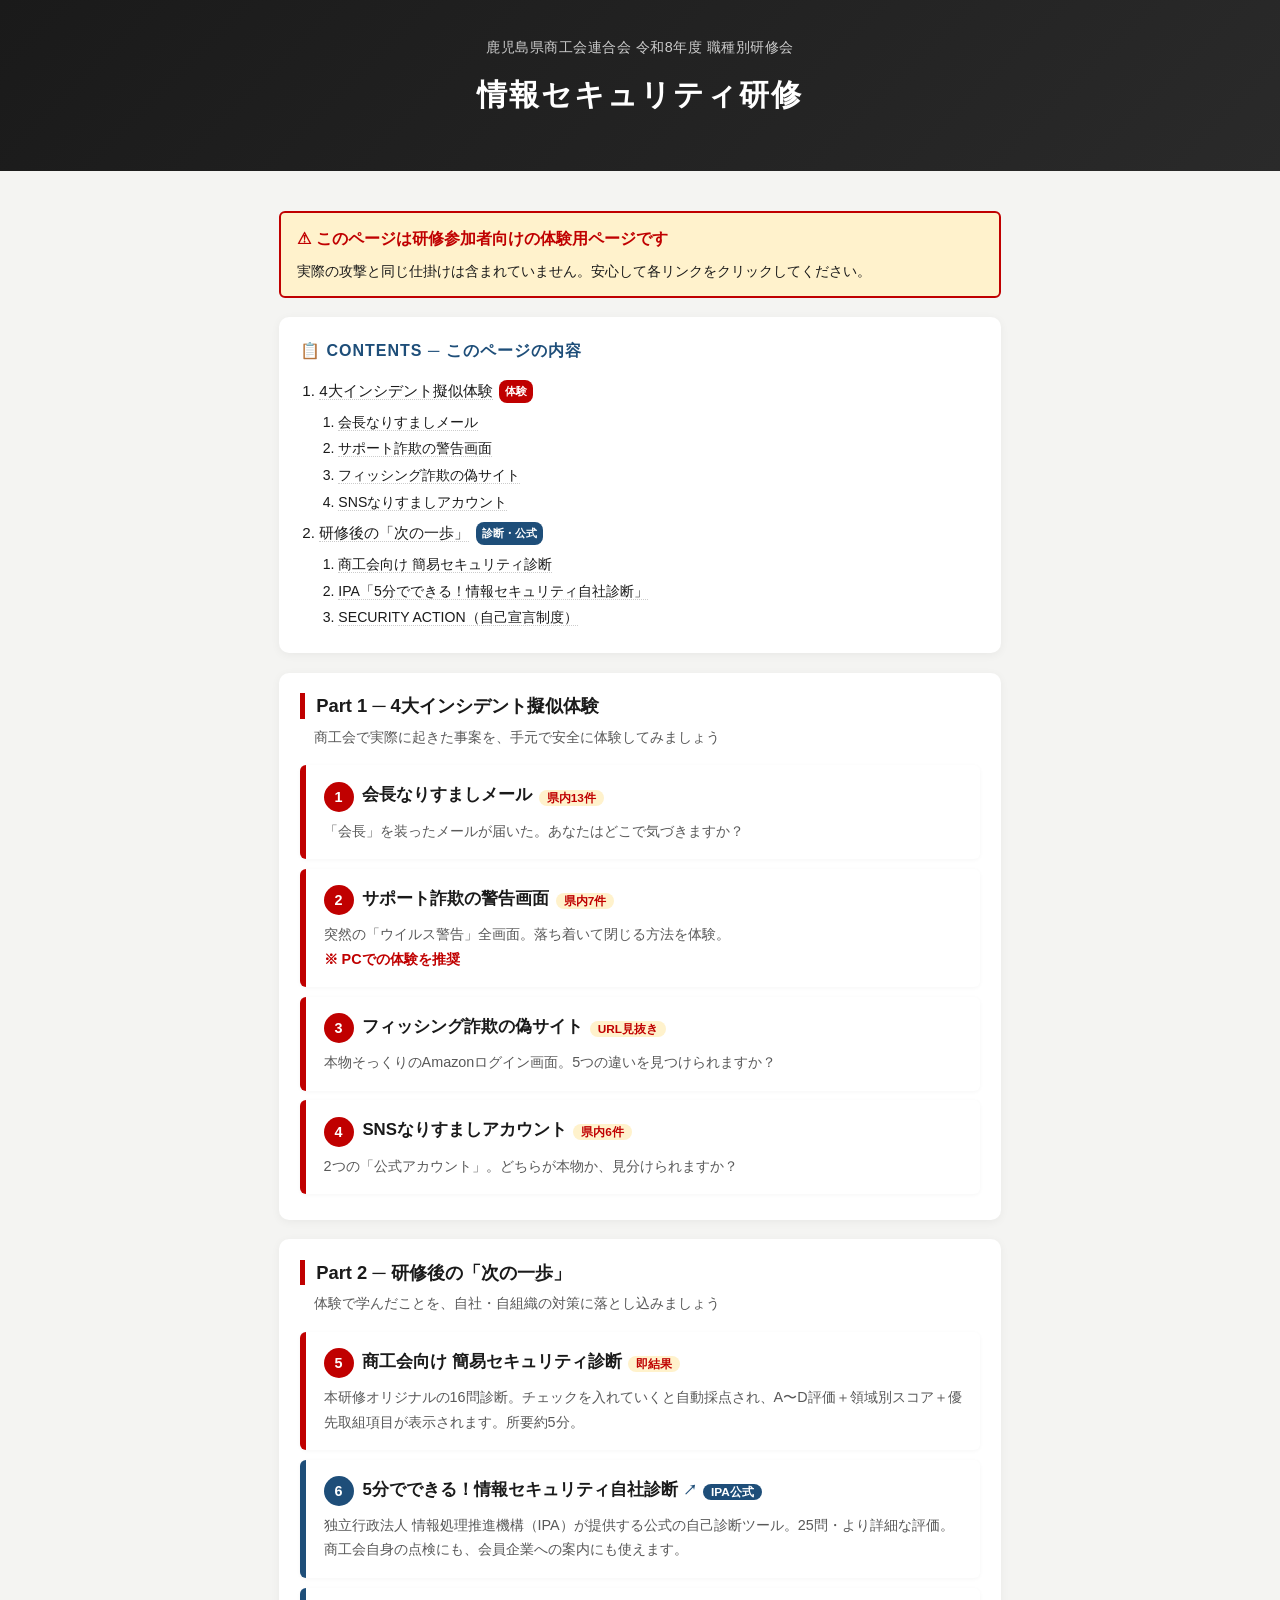
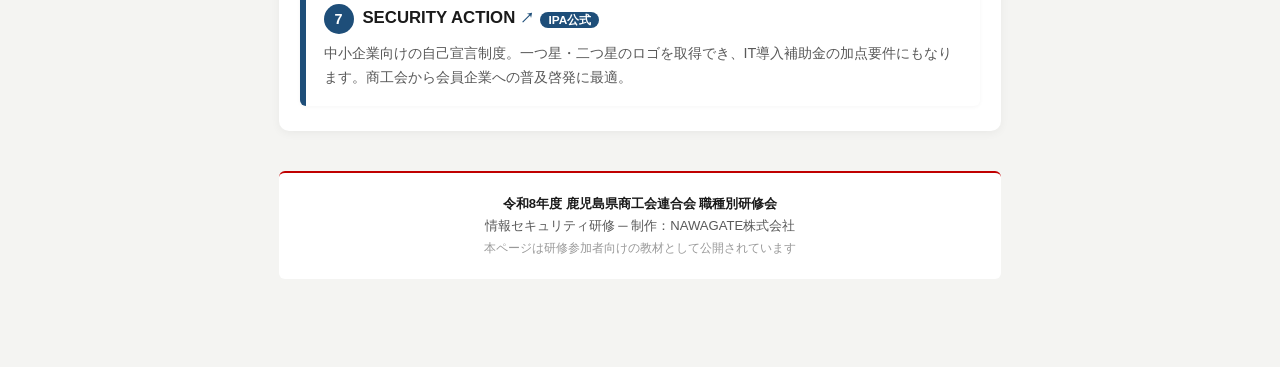
<file: index.html>
<!DOCTYPE html>
<html lang="ja">
<head>
<meta charset="UTF-8">
<meta name="viewport" content="width=device-width, initial-scale=1.0">
<meta name="robots" content="noindex, nofollow, noarchive, nosnippet">
<meta name="googlebot" content="noindex, nofollow">
<title>研修用ページ</title>
<link rel="stylesheet" href="common.css">
<style>
body { background: #f4f4f2; }
.hero {
  background: linear-gradient(135deg, #1a1a1a 0%, #2a2a2a 100%);
  color: #fff;
  padding: 2.2rem 1.2rem 2.6rem;
  text-align: center;
  margin-bottom: 0;
  position: relative;
  overflow: hidden;
}
.hero::before {
  content: '';
  position: absolute;
  top: 0; left: 0; right: 0;
  height: 5px;
  background: linear-gradient(90deg, var(--c-red) 0%, var(--c-red) 50%, var(--c-navy-h) 50%, var(--c-navy-h) 100%);
}
.hero .org {
  font-size: 0.9rem;
  color: #ccc;
  margin: 0 0 0.6rem;
  letter-spacing: 0.5px;
}
.hero h1 {
  font-size: 1.9rem;
  margin: 0 0 0.5rem;
  font-weight: 800;
  letter-spacing: 2px;
}
.hero .subtitle {
  font-size: 1rem;
  color: #ddd;
  margin: 0 0 1rem;
  font-weight: 400;
}
.hero .meta {
  display: inline-block;
  background: rgba(255,255,255,0.1);
  padding: 0.5rem 1.2rem;
  border-radius: 20px;
  font-size: 0.85rem;
  color: #fff;
  margin: 0.3rem;
}
.hero .nawagate {
  margin-top: 1.5rem;
  font-size: 0.82rem;
  color: #aaa;
  border-top: 1px solid #444;
  padding-top: 0.9rem;
}

@media (max-width: 600px) {
  .hero h1 { font-size: 1.4rem; letter-spacing: 1px; }
  .hero .subtitle { font-size: 0.88rem; }
}

.section-card {
  background: #fff;
  border-radius: 10px;
  padding: 1.3rem 1.3rem 1rem;
  margin: 1.2rem 0;
  box-shadow: 0 2px 10px rgba(0,0,0,0.05);
}
.section-card h2 {
  margin: 0 0 0.4rem;
  font-size: 1.15rem;
  border-left: 5px solid var(--c-red);
  padding-left: 0.7rem;
  line-height: 1.4;
}
.section-card .section-sub {
  margin: 0 0 1rem;
  font-size: 0.88rem;
  color: var(--c-gray-d);
  padding-left: 0.9rem;
}

.toc {
  background: #fff;
  border-radius: 10px;
  padding: 1.2rem 1.3rem;
  margin: 1.2rem 0;
  box-shadow: 0 2px 10px rgba(0,0,0,0.05);
}
.toc h2 {
  margin: 0 0 0.8rem;
  font-size: 1rem;
  color: var(--c-navy);
  letter-spacing: 1px;
}
.toc ol {
  margin: 0;
  padding-left: 1.2rem;
  line-height: 1.9;
  font-size: 0.95rem;
}
.toc ol a {
  color: var(--c-black);
  text-decoration: none;
  border-bottom: 1px dotted var(--c-gray-l);
}
.toc ol a:hover {
  color: var(--c-red);
  border-bottom-color: var(--c-red);
}
.toc .toc-tag {
  display: inline-block;
  background: var(--c-red);
  color: #fff;
  font-size: 0.7rem;
  padding: 1px 6px;
  border-radius: 8px;
  margin-left: 0.4rem;
  vertical-align: middle;
  font-weight: 700;
}
.toc .toc-tag.navy { background: var(--c-navy); }

.menu-item {
  display: block;
  background: var(--c-white);
  border-left: 6px solid var(--c-red);
  padding: 1rem 1.1rem;
  margin: 0.6rem 0;
  text-decoration: none;
  color: var(--c-black);
  border-radius: 6px;
  box-shadow: 0 1px 4px rgba(0,0,0,0.04);
  transition: transform 0.15s, box-shadow 0.15s;
}
.menu-item:hover, .menu-item:active {
  transform: translateX(3px);
  box-shadow: 0 4px 12px rgba(0,0,0,0.1);
}
.menu-item .no {
  display: inline-block;
  background: var(--c-red);
  color: #fff;
  width: 30px;
  height: 30px;
  line-height: 30px;
  text-align: center;
  border-radius: 50%;
  font-weight: 700;
  margin-right: 0.55rem;
  font-size: 0.9rem;
}
.menu-item h3 {
  margin: 0 0 0.25rem;
  font-size: 1.05rem;
  display: inline-block;
  vertical-align: middle;
}
.menu-item p {
  margin: 0.3rem 0 0;
  color: var(--c-gray-d);
  font-size: 0.9rem;
}
.menu-item .badge {
  background: var(--c-yellow);
  color: var(--c-red);
  padding: 1px 8px;
  border-radius: 10px;
  font-size: 0.74rem;
  font-weight: 700;
  margin-left: 0.4rem;
  vertical-align: middle;
}

.menu-item.official {
  border-left-color: var(--c-navy);
}
.menu-item.official .no { background: var(--c-navy); }
.menu-item.official .badge { background: var(--c-navy); color: #fff; }
.menu-item.official .ext-icon {
  font-size: 0.85rem;
  color: var(--c-navy);
  margin-left: 0.3rem;
}

.safety-note {
  background: var(--c-yellow);
  border: 2px solid var(--c-red);
  padding: 0.8rem 1rem;
  border-radius: 6px;
  margin: 1rem 0;
}

.footer-credit {
  text-align: center;
  color: var(--c-gray-d);
  font-size: 0.82rem;
  margin: 2.5rem 0 1.5rem;
  padding: 1.2rem 0.5rem;
  border-top: 2px solid var(--c-red);
  background: #fff;
  border-radius: 6px;
}
.footer-credit strong { color: var(--c-black); }
</style>
</head>
<body>

<div class="hero">
  <p class="org">鹿児島県商工会連合会  令和8年度 職種別研修会</p>
  <h1>情報セキュリティ研修</h1>
</div>

<div class="container">

  <div class="safety-note">
    <strong style="color: var(--c-red);">⚠ このページは研修参加者向けの体験用ページです</strong>
    <p style="margin: 0.4rem 0 0; font-size: 0.9rem;">
      実際の攻撃と同じ仕掛けは含まれていません。安心して各リンクをクリックしてください。
    </p>
  </div>

  <!-- 目次 -->
  <div class="toc">
    <h2>📋 CONTENTS ─ このページの内容</h2>
    <ol>
      <li><a href="#part1">4大インシデント擬似体験</a><span class="toc-tag">体験</span>
        <ol style="font-size:0.88rem; padding-left:1.2rem; margin:0.2rem 0;">
          <li><a href="#exp1">会長なりすましメール</a></li>
          <li><a href="#exp2">サポート詐欺の警告画面</a></li>
          <li><a href="#exp3">フィッシング詐欺の偽サイト</a></li>
          <li><a href="#exp4">SNSなりすましアカウント</a></li>
        </ol>
      </li>
      <li><a href="#part2">研修後の「次の一歩」</a><span class="toc-tag navy">診断・公式</span>
        <ol style="font-size:0.88rem; padding-left:1.2rem; margin:0.2rem 0;">
          <li><a href="#tool5">商工会向け 簡易セキュリティ診断</a></li>
          <li><a href="#tool6">IPA「5分でできる！情報セキュリティ自社診断」</a></li>
          <li><a href="#tool7">SECURITY ACTION（自己宣言制度）</a></li>
        </ol>
      </li>
    </ol>
  </div>

  <!-- セクション①：4大体験 -->
  <div class="section-card" id="part1">
    <h2>Part 1 ─ 4大インシデント擬似体験</h2>
    <p class="section-sub">商工会で実際に起きた事案を、手元で安全に体験してみましょう</p>

    <a href="president.html" id="exp1" class="menu-item">
      <span class="no">1</span><h3>会長なりすましメール</h3><span class="badge">県内13件</span>
      <p>「会長」を装ったメールが届いた。あなたはどこで気づきますか？</p>
    </a>

    <a href="support-scam.html" id="exp2" class="menu-item">
      <span class="no">2</span><h3>サポート詐欺の警告画面</h3><span class="badge">県内7件</span>
      <p>突然の「ウイルス警告」全画面。落ち着いて閉じる方法を体験。<br><strong style="color: var(--c-red);">※ PCでの体験を推奨</strong></p>
    </a>

    <a href="phishing.html" id="exp3" class="menu-item">
      <span class="no">3</span><h3>フィッシング詐欺の偽サイト</h3><span class="badge">URL見抜き</span>
      <p>本物そっくりのAmazonログイン画面。5つの違いを見つけられますか？</p>
    </a>

    <a href="sns-fake.html" id="exp4" class="menu-item">
      <span class="no">4</span><h3>SNSなりすましアカウント</h3><span class="badge">県内6件</span>
      <p>2つの「公式アカウント」。どちらが本物か、見分けられますか？</p>
    </a>
  </div>

  <!-- セクション②：研修後 -->
  <div class="section-card" id="part2">
    <h2>Part 2 ─ 研修後の「次の一歩」</h2>
    <p class="section-sub">体験で学んだことを、自社・自組織の対策に落とし込みましょう</p>

    <a href="self-check.html" id="tool5" class="menu-item">
      <span class="no">5</span><h3>商工会向け 簡易セキュリティ診断</h3><span class="badge">即結果</span>
      <p>本研修オリジナルの16問診断。チェックを入れていくと自動採点され、A〜D評価＋領域別スコア＋優先取組項目が表示されます。所要約5分。</p>
    </a>

    <a href="https://www.ipa.go.jp/archive/security/guide/sme/5minutes.html" target="_blank" rel="noopener noreferrer" id="tool6" class="menu-item official">
      <span class="no">6</span><h3>5分でできる！情報セキュリティ自社診断<span class="ext-icon">↗</span></h3><span class="badge">IPA公式</span>
      <p>独立行政法人 情報処理推進機構（IPA）が提供する公式の自己診断ツール。25問・より詳細な評価。商工会自身の点検にも、会員企業への案内にも使えます。</p>
    </a>

    <a href="https://www.ipa.go.jp/security/security-action/" target="_blank" rel="noopener noreferrer" id="tool7" class="menu-item official">
      <span class="no">7</span><h3>SECURITY ACTION<span class="ext-icon">↗</span></h3><span class="badge">IPA公式</span>
      <p>中小企業向けの自己宣言制度。一つ星・二つ星のロゴを取得でき、IT導入補助金の加点要件にもなります。商工会から会員企業への普及啓発に最適。</p>
    </a>
  </div>

  <div class="footer-credit">
    <strong>令和8年度 鹿児島県商工会連合会 職種別研修会</strong><br>
    情報セキュリティ研修 ─ 制作：NAWAGATE株式会社<br>
    <span style="font-size:0.78rem; color:#999;">本ページは研修参加者向けの教材として公開されています</span>
  </div>

</div>
</body>
</html>
</file>
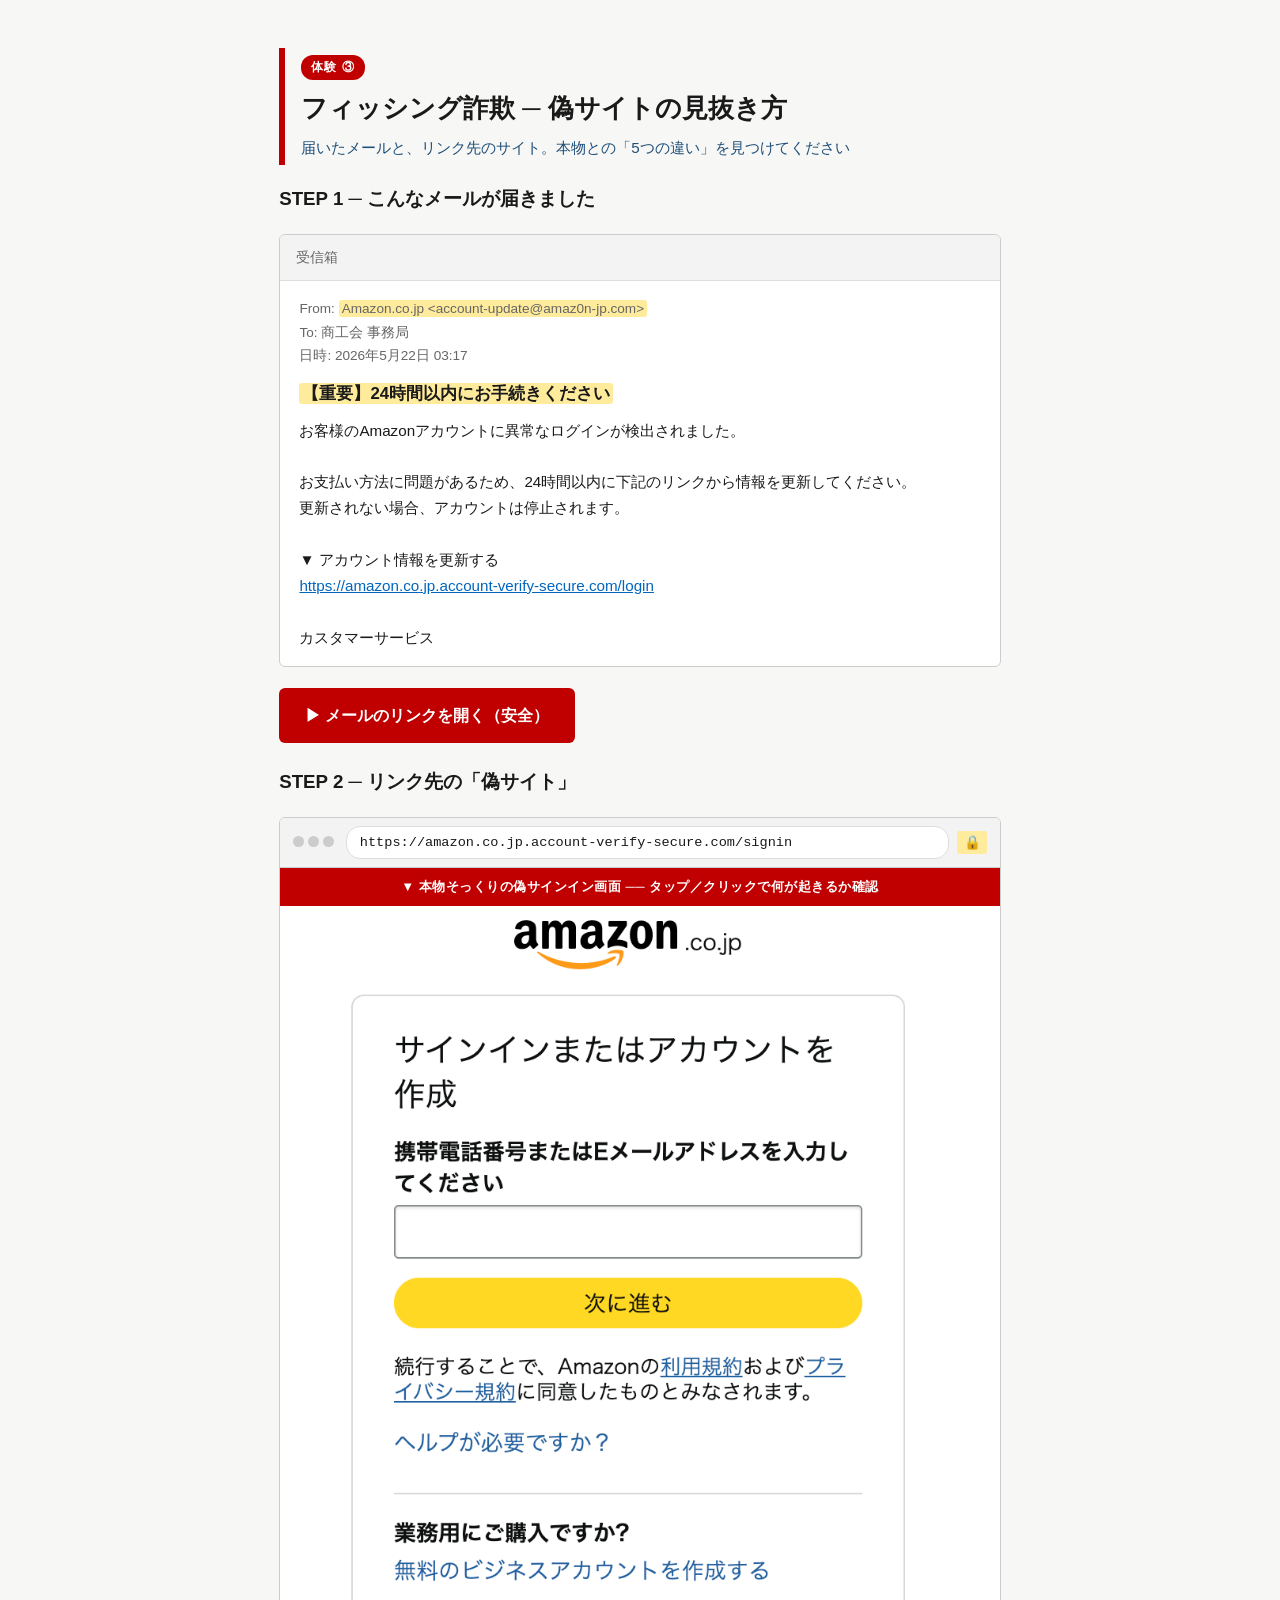
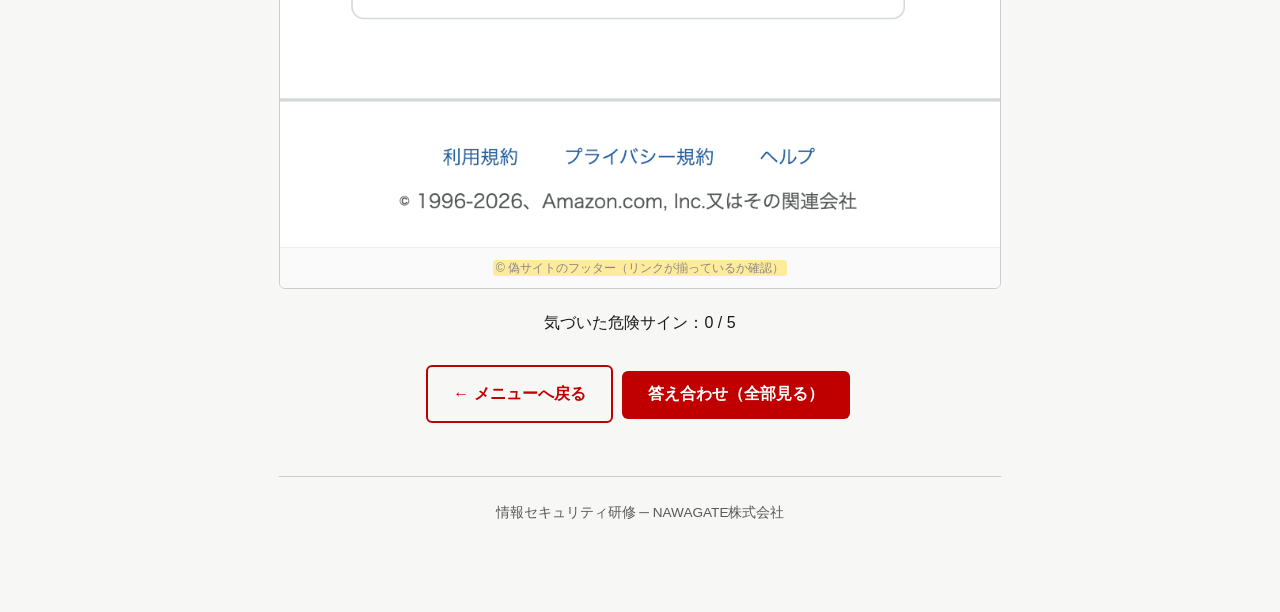
<file: phishing.html>
<!DOCTYPE html>
<html lang="ja">
<head>
<meta charset="UTF-8">
<meta name="viewport" content="width=device-width, initial-scale=1.0">
<meta name="robots" content="noindex, nofollow, noarchive, nosnippet">
<title>体験 ③ ─ 研修用</title>
<link rel="stylesheet" href="common.css">
<style>
.mail-window, .browser-window {
  background: #fff;
  border-radius: 6px;
  border: 1px solid var(--c-gray-l);
  overflow: hidden;
  margin: 1rem 0;
}
.browser-bar {
  background: #f3f3f3;
  border-bottom: 1px solid var(--c-gray-l);
  padding: 0.5rem 0.8rem;
  display: flex;
  align-items: center;
  gap: 0.5rem;
  font-size: 0.85rem;
}
.browser-dots span {
  display: inline-block;
  width: 11px; height: 11px;
  border-radius: 50%;
  background: #ccc;
  margin-right: 4px;
}
.browser-url {
  flex: 1;
  background: #fff;
  border: 1px solid #ddd;
  border-radius: 14px;
  padding: 4px 0.8rem;
  font-family: 'Courier New', monospace;
  font-size: 0.85rem;
  overflow-x: auto;
  white-space: nowrap;
}
.fake-site-image-wrap {
  cursor: pointer;
  position: relative;
  background: #fff;
}
.fake-site-image {
  width: 100%;
  max-width: 100%;
  display: block;
  border: none;
}
.fake-site-overlay {
  position: absolute;
  top: 0; left: 0;
  width: 100%;
  height: 100%;
  background: rgba(192, 0, 0, 0);
  transition: background 0.2s;
  display: flex;
  align-items: center;
  justify-content: center;
}
.fake-site-image-wrap:hover .fake-site-overlay {
  background: rgba(192, 0, 0, 0.08);
}
.fake-site-hint {
  background: var(--c-red);
  color: #fff;
  padding: 0.5rem 0.8rem;
  font-size: 0.82rem;
  font-weight: 700;
  text-align: center;
  letter-spacing: 0.5px;
}
.fake-footer-note {
  background: #fafafa;
  border-top: 1px solid #eee;
  padding: 0.6rem 1rem;
  font-size: 0.78rem;
  color: #888;
  margin: 0;
  text-align: center;
}
.cmp h4 { margin: 0.5rem 0 0.2rem; font-size: 0.95rem; }
.cmp .v {
  font-family: 'Courier New', monospace;
  background: #f0f0f0;
  padding: 0.3rem 0.5rem;
  border-radius: 4px;
  font-size: 0.88rem;
  word-break: break-all;
}
.cmp .v.bad { background: #f8d7da; color: var(--c-red); font-weight: 700; }
.cmp .v.good { background: #d4edda; color: #155724; }
</style>
</head>
<body>
<div class="container">
  <div class="page-header">
    <span class="tag">体験 ③</span>
    <h1 style="margin-top: 0.4rem;">フィッシング詐欺 ─ 偽サイトの見抜き方</h1>
    <p class="sub">届いたメールと、リンク先のサイト。本物との「5つの違い」を見つけてください</p>
  </div>

  <h3>STEP 1 ─ こんなメールが届きました</h3>
  <div class="mail-window">
    <div style="background:#f3f3f3; padding: 0.7rem 1rem; border-bottom: 1px solid #ddd; font-size: 0.85rem; color: #666;">受信箱</div>
    <div style="padding: 1rem 1.2rem;">
      <div style="font-size: 0.85rem; color: #666;">From: <span class="danger-spot" data-id="1" data-hint="送信元アドレスのドメインが本物（amazon.co.jp）と違う">Amazon.co.jp &lt;account-update@amaz0n-jp.com&gt;</span></div>
      <div style="font-size: 0.85rem; color: #666;">To: 商工会 事務局</div>
      <div style="font-size: 0.85rem; color: #666; margin-bottom: 0.8rem;">日時: 2026年5月22日 03:17</div>
      <div style="font-weight: 700; font-size: 1.05rem; margin-bottom: 0.6rem;">
        <span class="danger-spot" data-id="2" data-hint="「24時間以内」など、急かす表現で冷静さを奪うのは典型的な詐欺パターン">【重要】24時間以内にお手続きください</span>
      </div>
      <div style="white-space: pre-wrap; line-height: 1.7; font-size: 0.95rem;">お客様のAmazonアカウントに異常なログインが検出されました。

お支払い方法に問題があるため、24時間以内に下記のリンクから情報を更新してください。
更新されない場合、アカウントは停止されます。

▼ アカウント情報を更新する
<a href="#fake-login" style="color: #0066c0; text-decoration: underline;" onclick="document.getElementById('fakeLogin').scrollIntoView({behavior:'smooth'}); return false;">https://amazon.co.jp.account-verify-secure.com/login</a>

カスタマーサービス</div>
    </div>
  </div>

  <div style="margin: 0.8rem 0;">
    <a class="btn" href="#fake-login" onclick="document.getElementById('fakeLogin').scrollIntoView({behavior:'smooth'}); return false;">▶ メールのリンクを開く（安全）</a>
  </div>

  <h3 id="fake-login">STEP 2 ─ リンク先の「偽サイト」</h3>
  <div class="browser-window">
    <div class="browser-bar">
      <span class="browser-dots"><span></span><span></span><span></span></span>
      <span class="browser-url danger-spot" data-id="3" data-hint="URLのドメインを最後まで読む！「amazon.co.jp」のあと「.account-verify-secure.com」が本当のドメイン。amazonは偽装">https://amazon.co.jp.account-verify-secure.com/signin</span>
      <span class="danger-spot" data-id="4" data-hint="HTTPSだから安心ではない。「鍵マーク」は通信暗号化を示すだけで、サイトの本物・偽物とは別問題" style="font-size: 0.85rem; padding: 0 0.4rem;">🔒</span>
    </div>
    <div class="fake-site-hint">▼ 本物そっくりの偽サインイン画面 ── タップ／クリックで何が起きるか確認</div>
    <div class="fake-site-image-wrap" onclick="alert('⚠ 入力してはいけません！\n\nここで電話番号やメールアドレスを入力し、サインインを押すと、入力情報がそのまま犯人の手に渡ります。\n\n本物のサイトと見た目は全く同じです ── 「どこで入る前に止まるか」が勝負です。');">
      <img src="amazon-signin.png" alt="（研修用）偽のサインイン画面の見本" class="fake-site-image">
      <div class="fake-site-overlay"></div>
    </div>
    <p class="fake-footer-note">
      <span class="danger-spot" data-id="5" data-hint="本物のフッターには利用規約・プライバシー規約・ヘルプ・カスタマーサービス・著作権表示など多くの正規リンクが揃っている。偽サイトは数が少なかったり、リンク先がダミー（href=#）だったりする">© 偽サイトのフッター（リンクが揃っているか確認）</span>
    </p>
  </div>

  <div style="margin: 1.2rem 0; text-align: center;">
    <div class="score">気づいた危険サイン：<span id="found">0</span> / 5</div>
  </div>

  <div id="answers" style="display:none;">
    <div class="alert success"><strong>5つすべて発見できました！</strong></div>
    <div class="card">
      <h3 style="margin-top:0; color: var(--c-red);">▌偽サイトを見抜く5つのチェックポイント</h3>
      <div class="cmp">
        <h4>① 送信元アドレスのドメイン</h4>
        <div class="v good">本物 ：account-update@amazon.co.jp</div>
        <div class="v bad">偽物 ：account-update@amaz0n-jp.com（0が数字 / ハイフン挿入）</div>
      </div>
      <div class="cmp">
        <h4>② 急かす表現</h4>
        <div class="v bad">「24時間以内」「アカウント停止」── 冷静さを奪う罠</div>
      </div>
      <div class="cmp">
        <h4>③ URLのドメインを最後まで読む</h4>
        <div class="v good">本物 ：https://www.amazon.co.jp/</div>
        <div class="v bad">偽物 ：https://amazon.co.jp.account-verify-secure.com/</div>
        <div style="font-size:0.85rem; color:var(--c-navy); margin-top:0.3rem;">
          → 本当のドメインは <strong>account-verify-secure.com</strong>。「amazon.co.jp」は単なるサブドメイン偽装
        </div>
      </div>
      <div class="cmp">
        <h4>④ HTTPS（鍵マーク）でも安心しない</h4>
        <div class="v bad">鍵マーク＝「通信が暗号化」されているだけ。偽サイトでも取得可能</div>
      </div>
      <div class="cmp">
        <h4>⑤ フッター・リンクの違和感</h4>
        <div class="v bad">正規サイトに必ずある「Conditions of Use」等のリンクが省略されている</div>
      </div>
      <hr class="divider">
      <p style="margin: 0;"><strong style="color: var(--c-red);">▶ 大原則：</strong>メール内のリンクは絶対に押さない。公式サイトは<strong>ブラウザのブックマークから開く</strong>。</p>
    </div>
  </div>

  <div style="text-align: center; margin: 1.5rem 0;">
    <a href="index.html" class="btn outline">← メニューへ戻る</a>
    <button class="btn" onclick="revealAll()">答え合わせ（全部見る）</button>
  </div>

  <div class="footer">情報セキュリティ研修 ─ NAWAGATE株式会社</div>
</div>

<script>
const spots = document.querySelectorAll('.danger-spot');
let found = 0;
spots.forEach(spot => {
  spot.addEventListener('click', () => {
    if (!spot.classList.contains('revealed')) {
      spot.classList.add('revealed');
      found++;
      document.getElementById('found').textContent = found;
      alert('▶ ' + spot.dataset.hint);
      if (found === spots.length) {
        document.getElementById('answers').style.display = 'block';
        document.getElementById('answers').scrollIntoView({behavior: 'smooth'});
      }
    }
  });
});
function revealAll() {
  spots.forEach(s => {
    if (!s.classList.contains('revealed')) { s.classList.add('revealed'); found++; }
  });
  document.getElementById('found').textContent = found;
  document.getElementById('answers').style.display = 'block';
  document.getElementById('answers').scrollIntoView({behavior: 'smooth'});
}
</script>
</body>
</html>
</file>
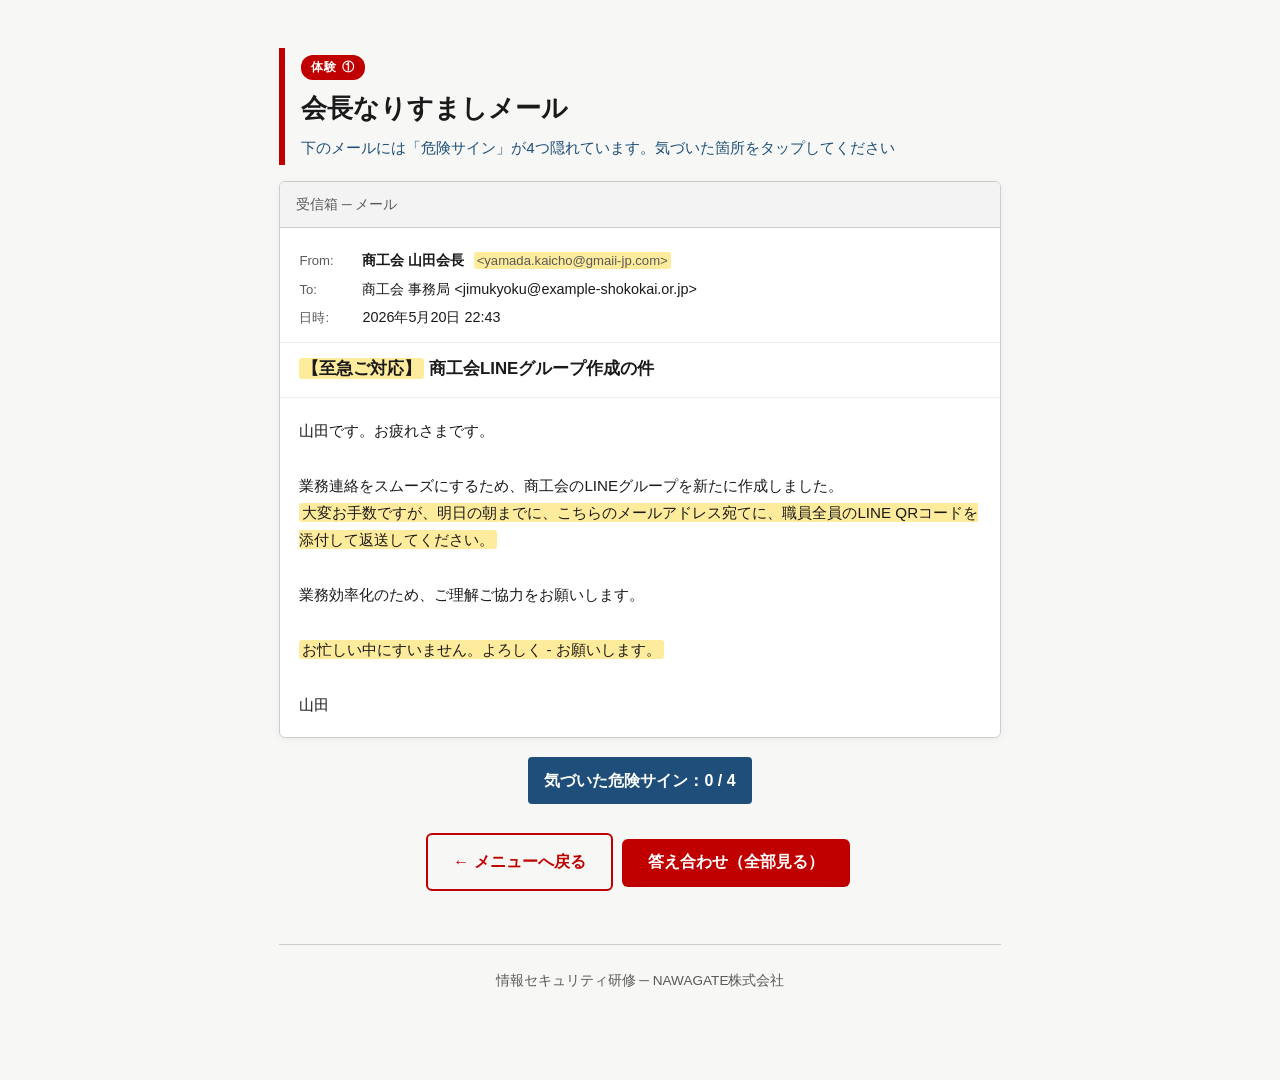
<file: president.html>
<!DOCTYPE html>
<html lang="ja">
<head>
<meta charset="UTF-8">
<meta name="viewport" content="width=device-width, initial-scale=1.0">
<meta name="robots" content="noindex, nofollow, noarchive, nosnippet">
<title>体験 ① ─ 研修用</title>
<link rel="stylesheet" href="common.css">
<style>
.mail-window {
  background: #fff;
  border-radius: 6px;
  border: 1px solid var(--c-gray-l);
  overflow: hidden;
  font-family: 'Hiragino Sans', 'Yu Gothic', sans-serif;
}
.mail-header {
  background: #f3f3f3;
  padding: 0.7rem 1rem;
  border-bottom: 1px solid var(--c-gray-l);
  font-size: 0.85rem;
  color: var(--c-gray-d);
}
.mail-meta {
  padding: 1rem 1.2rem 0.5rem;
  border-bottom: 1px solid #eee;
  font-size: 0.9rem;
}
.mail-meta .row { margin: 0.25rem 0; }
.mail-meta .label {
  display: inline-block;
  width: 4.5em;
  color: var(--c-gray-d);
  font-size: 0.82rem;
}
.mail-meta .from-addr {
  color: var(--c-gray-d);
  font-size: 0.82rem;
  margin-left: 0.4em;
}
.mail-subject {
  padding: 0.8rem 1.2rem;
  font-size: 1.05rem;
  font-weight: 700;
  border-bottom: 1px solid #eee;
}
.mail-body {
  padding: 1.2rem;
  font-size: 0.95rem;
  white-space: pre-wrap;
  line-height: 1.8;
}
.score {
  background: var(--c-navy);
  color: #fff;
  padding: 0.6rem 1rem;
  border-radius: 4px;
  display: inline-block;
  font-weight: 700;
}
</style>
</head>
<body>
<div class="container">
  <div class="page-header">
    <span class="tag">体験 ①</span>
    <h1 style="margin-top: 0.4rem;">会長なりすましメール</h1>
    <p class="sub">下のメールには「危険サイン」が4つ隠れています。気づいた箇所をタップしてください</p>
  </div>

  <div class="card" style="padding: 0;">
    <div class="mail-window">
      <div class="mail-header">受信箱 ─ メール</div>

      <div class="mail-meta">
        <div class="row">
          <span class="label">From:</span>
          <strong>商工会 山田会長</strong>
          <span class="from-addr danger-spot" data-id="1" data-hint="ドメインが商工会の正規ドメインではない（@gmail等の無料アドレス）">
            &lt;yamada.kaicho@gmaii-jp.com&gt;
          </span>
        </div>
        <div class="row"><span class="label">To:</span> 商工会 事務局 &lt;jimukyoku@example-shokokai.or.jp&gt;</div>
        <div class="row"><span class="label">日時:</span> 2026年5月20日 22:43</div>
      </div>

      <div class="mail-subject">
        <span class="danger-spot" data-id="2" data-hint="「至急」「至急ご対応」── 急かす表現で冷静さを奪う典型パターン">【至急ご対応】</span>
        商工会LINEグループ作成の件
      </div>

      <div class="mail-body">山田です。お疲れさまです。

業務連絡をスムーズにするため、商工会のLINEグループを新たに作成しました。
<span class="danger-spot" data-id="3" data-hint="普段の会長は電話・LINEで連絡する人物。突然メールでQRコード送付を求めるのは違和感">大変お手数ですが、明日の朝までに、こちらのメールアドレス宛てに、職員全員のLINE QRコードを添付して返送してください。</span>

業務効率化のため、ご理解ご協力をお願いします。

<span class="danger-spot" data-id="4" data-hint="日本語に微妙な不自然さ：「お忙しい中にすいません」（→「すみません」）／敬語のズレ／ハイフン全角混在">お忙しい中にすいません。よろしく - お願いします。</span>

山田</div>
    </div>
  </div>

  <div style="margin: 1.2rem 0; text-align: center;">
    <div class="score" id="score">気づいた危険サイン：<span id="found">0</span> / 4</div>
  </div>

  <div id="answers" style="display:none;">
    <div class="alert success">
      <strong>4つすべて発見できました！</strong>
    </div>
    <div class="card">
      <h3 style="margin-top:0; color: var(--c-red);">▌正しい対応手順</h3>
      <ol style="line-height: 2;">
        <li>メールに<strong>絶対に返信しない</strong></li>
        <li>添付・リンクは絶対に開かない</li>
        <li><strong>会長本人に「電話」で確認</strong> ← これが100%の防衛策</li>
        <li>偽物と確認できたら、メールは削除せず保存（証拠）</li>
        <li>事務局長・連合会・全職員へ即時共有</li>
      </ol>
      <hr class="divider">
      <p style="margin: 0;"><strong style="color: var(--c-red);">▶ 大原則：</strong>「役員・上位者からのメール依頼は、必ず電話で本人確認」をルール化</p>
    </div>
  </div>

  <div style="margin-top: 1.5rem; text-align: center;">
    <a href="index.html" class="btn outline">← メニューへ戻る</a>
    <button class="btn" onclick="revealAll()">答え合わせ（全部見る）</button>
  </div>

  <div class="footer">情報セキュリティ研修 ─ NAWAGATE株式会社</div>
</div>

<script>
const spots = document.querySelectorAll('.danger-spot');
let found = 0;
spots.forEach(spot => {
  spot.addEventListener('click', () => {
    if (!spot.classList.contains('revealed')) {
      spot.classList.add('revealed');
      found++;
      document.getElementById('found').textContent = found;
      alert('▶ ' + spot.dataset.hint);
      if (found === spots.length) {
        document.getElementById('answers').style.display = 'block';
        document.getElementById('answers').scrollIntoView({behavior: 'smooth'});
      }
    }
  });
});
function revealAll() {
  spots.forEach(s => {
    if (!s.classList.contains('revealed')) {
      s.classList.add('revealed');
      found++;
    }
  });
  document.getElementById('found').textContent = found;
  document.getElementById('answers').style.display = 'block';
  document.getElementById('answers').scrollIntoView({behavior: 'smooth'});
}
</script>
</body>
</html>
</file>
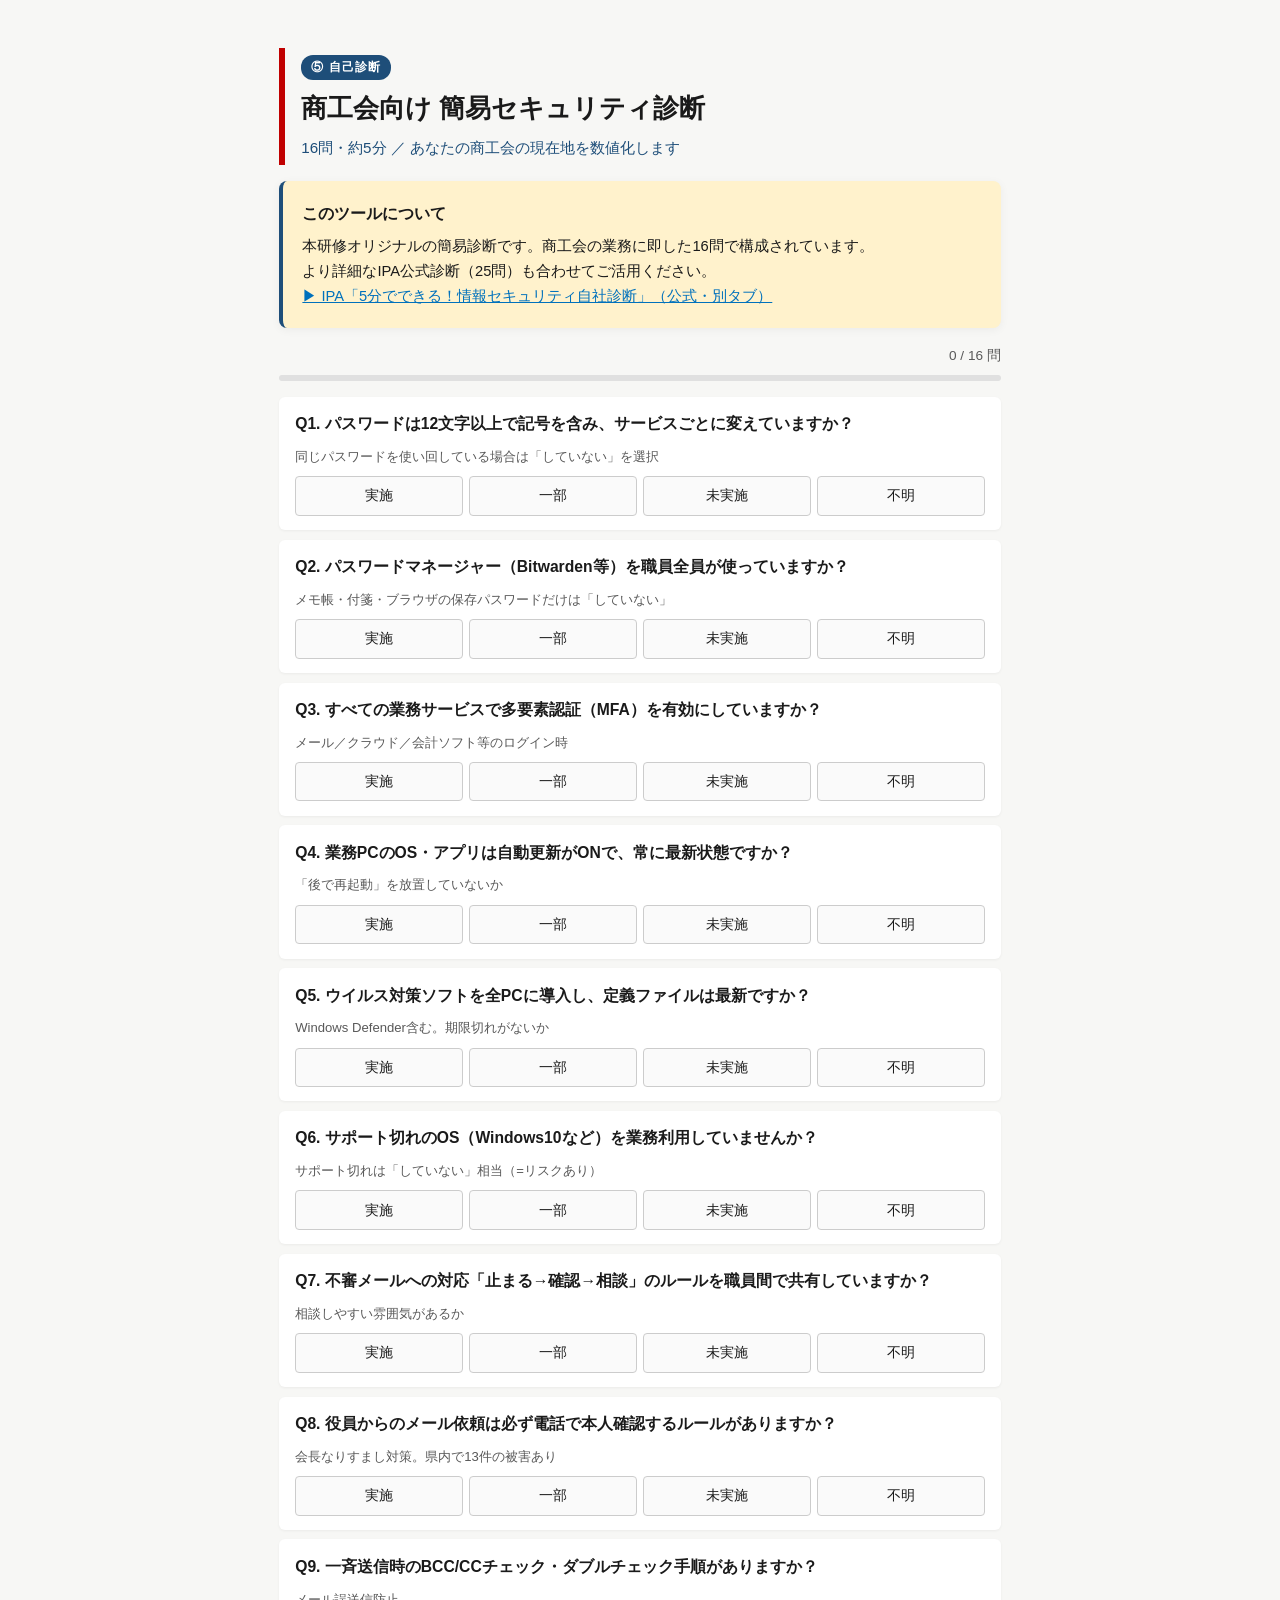
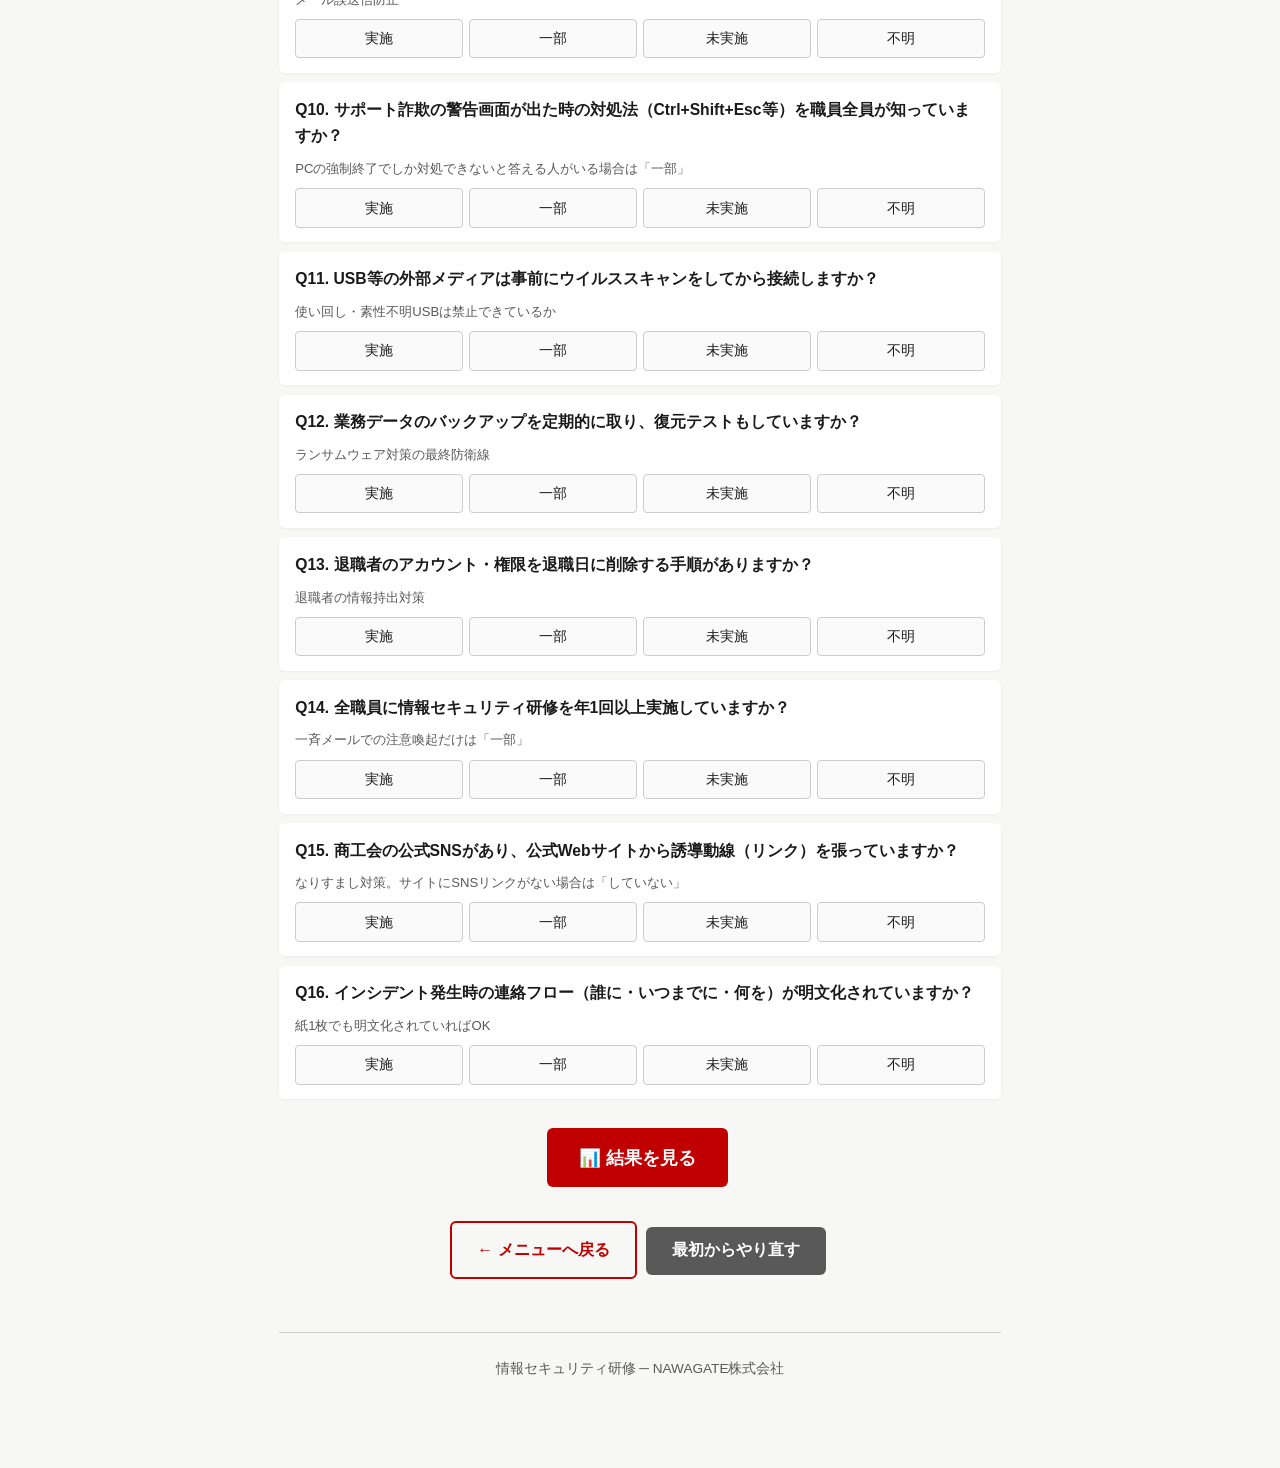
<file: self-check.html>
<!DOCTYPE html>
<html lang="ja">
<head>
<meta charset="UTF-8">
<meta name="viewport" content="width=device-width, initial-scale=1.0">
<meta name="robots" content="noindex, nofollow, noarchive, nosnippet">
<title>商工会向け簡易セキュリティ診断 ─ 研修用</title>
<link rel="stylesheet" href="common.css">
<style>
.section-title {
  background: var(--c-navy);
  color: #fff;
  padding: 0.5rem 1rem;
  border-radius: 4px;
  margin: 1.5rem 0 0.8rem;
  font-size: 0.95rem;
  font-weight: 700;
}
.q {
  background: #fff;
  border-radius: 6px;
  padding: 0.9rem 1rem;
  margin: 0.6rem 0;
  box-shadow: 0 1px 3px rgba(0,0,0,0.05);
}
.q .qtext {
  font-weight: 700;
  margin: 0 0 0.5rem;
  font-size: 0.98rem;
}
.q .qhint {
  color: var(--c-gray-d);
  font-size: 0.82rem;
  margin: 0 0 0.5rem;
}
.opts {
  display: grid;
  grid-template-columns: repeat(4, 1fr);
  gap: 6px;
}
@media (max-width: 600px) {
  .opts { grid-template-columns: repeat(2, 1fr); }
}
.opts label {
  border: 1px solid var(--c-gray-l);
  border-radius: 4px;
  padding: 0.45rem 0.3rem;
  text-align: center;
  font-size: 0.85rem;
  cursor: pointer;
  background: #fafafa;
  transition: all 0.15s;
}
.opts input { display: none; }
.opts label:hover { background: #f0f0f0; }
.opts input:checked + span {
  display: inline-block;
}
.opts label:has(input:checked) {
  background: var(--c-red);
  color: #fff;
  border-color: var(--c-red);
  font-weight: 700;
}

#resultArea { display: none; }
.score-box {
  text-align: center;
  background: #fff;
  padding: 1.5rem 1rem;
  border-radius: 8px;
  margin: 1rem 0;
  box-shadow: 0 2px 8px rgba(0,0,0,0.08);
}
.score-grade {
  display: inline-block;
  width: 80px; height: 80px;
  line-height: 80px;
  font-size: 2.4rem;
  font-weight: 700;
  border-radius: 50%;
  color: #fff;
  margin: 0.4rem;
}
.grade-A { background: #2e7d32; }
.grade-B { background: #689f38; }
.grade-C { background: #f57c00; }
.grade-D { background: var(--c-red); }
.score-num { font-size: 1.3rem; font-weight: 700; margin: 0.5rem 0; }
.advice-card {
  background: #fff;
  border-left: 4px solid var(--c-red);
  padding: 1rem 1.2rem;
  margin: 0.8rem 0;
  border-radius: 4px;
}
.progress-bar {
  height: 6px;
  background: #e0e0e0;
  border-radius: 3px;
  overflow: hidden;
  margin: 0.5rem 0 1rem;
}
.progress-fill {
  height: 100%;
  background: var(--c-red);
  transition: width 0.3s;
}
.progress-text {
  text-align: right;
  font-size: 0.85rem;
  color: var(--c-gray-d);
}
</style>
</head>
<body>
<div class="container">
  <div class="page-header">
    <span class="tag navy">⑤ 自己診断</span>
    <h1 style="margin-top: 0.4rem;">商工会向け 簡易セキュリティ診断</h1>
    <p class="sub">16問・約5分 ／ あなたの商工会の現在地を数値化します</p>
  </div>

  <div class="card" style="background: var(--c-yellow); border-left: 4px solid var(--c-navy);">
    <strong>このツールについて</strong>
    <p style="margin: 0.4rem 0 0; font-size: 0.92rem;">
      本研修オリジナルの簡易診断です。商工会の業務に即した16問で構成されています。<br>
      より詳細なIPA公式診断（25問）も合わせてご活用ください。<br>
      <a href="https://www.ipa.go.jp/archive/security/guide/sme/5minutes.html" target="_blank" rel="noopener" style="color: var(--c-blue);">▶ IPA「5分でできる！情報セキュリティ自社診断」（公式・別タブ）</a>
    </p>
  </div>

  <div class="progress-text"><span id="answered">0</span> / 16 問</div>
  <div class="progress-bar"><div class="progress-fill" id="progressFill" style="width:0"></div></div>

  <form id="checkForm"></form>

  <div style="text-align: center; margin: 1.5rem 0;">
    <button class="btn big" type="button" onclick="calcScore()">📊 結果を見る</button>
  </div>

  <div id="resultArea">
    <hr class="divider">
    <div class="score-box">
      <div id="gradeBadge" class="score-grade">-</div>
      <div class="score-num"><span id="scoreNum">0</span> / 32点</div>
      <h2 id="scoreTitle" style="margin: 0.5rem 0;">-</h2>
      <p id="scoreMsg" style="color: var(--c-gray-d); margin: 0;">-</p>
    </div>

    <h3 style="color: var(--c-red);">▌領域別スコア</h3>
    <div id="categoryScores"></div>

    <h3 style="color: var(--c-red);">▌優先的に取り組むべきこと</h3>
    <div id="advices"></div>

    <div class="card" style="background: var(--c-yellow); border: 2px solid var(--c-red);">
      <strong>次のステップ</strong>
      <ul class="checklist" style="margin: 0.5rem 0 0;">
        <li>このスコアをスクショ／メモして職員間で共有</li>
        <li>0点・1点だった項目から優先して着手</li>
        <li>3ヶ月後にもう一度診断 ── 改善を可視化</li>
        <li><a href="https://www.ipa.go.jp/security/security-action/" target="_blank" rel="noopener" style="color: var(--c-blue);">SECURITY ACTION 一つ星宣言</a>で取り組みを対外的に表明</li>
      </ul>
    </div>
  </div>

  <div style="text-align: center; margin: 1.5rem 0;">
    <a href="index.html" class="btn outline">← メニューへ戻る</a>
    <button class="btn secondary" type="button" onclick="resetForm()">最初からやり直す</button>
  </div>

  <div class="footer">情報セキュリティ研修 ─ NAWAGATE株式会社</div>
</div>

<script>
// 商工会向け独自診断項目（IPA公式とは別の独自設計）
const QUESTIONS = [
  { cat: 'A. パスワード・認証', q: 'パスワードは12文字以上で記号を含み、サービスごとに変えていますか？',
    hint: '同じパスワードを使い回している場合は「していない」を選択' },
  { cat: 'A. パスワード・認証', q: 'パスワードマネージャー（Bitwarden等）を職員全員が使っていますか？',
    hint: 'メモ帳・付箋・ブラウザの保存パスワードだけは「していない」' },
  { cat: 'A. パスワード・認証', q: 'すべての業務サービスで多要素認証（MFA）を有効にしていますか？',
    hint: 'メール／クラウド／会計ソフト等のログイン時' },

  { cat: 'B. ソフトウェア管理', q: '業務PCのOS・アプリは自動更新がONで、常に最新状態ですか？',
    hint: '「後で再起動」を放置していないか' },
  { cat: 'B. ソフトウェア管理', q: 'ウイルス対策ソフトを全PCに導入し、定義ファイルは最新ですか？',
    hint: 'Windows Defender含む。期限切れがないか' },
  { cat: 'B. ソフトウェア管理', q: 'サポート切れのOS（Windows10など）を業務利用していませんか？',
    hint: 'サポート切れは「していない」相当（=リスクあり）' },

  { cat: 'C. メール・通信対策', q: '不審メールへの対応「止まる→確認→相談」のルールを職員間で共有していますか？',
    hint: '相談しやすい雰囲気があるか' },
  { cat: 'C. メール・通信対策', q: '役員からのメール依頼は必ず電話で本人確認するルールがありますか？',
    hint: '会長なりすまし対策。県内で13件の被害あり' },
  { cat: 'C. メール・通信対策', q: '一斉送信時のBCC/CCチェック・ダブルチェック手順がありますか？',
    hint: 'メール誤送信防止' },
  { cat: 'C. メール・通信対策', q: 'サポート詐欺の警告画面が出た時の対処法（Ctrl+Shift+Esc等）を職員全員が知っていますか？',
    hint: 'PCの強制終了でしか対処できないと答える人がいる場合は「一部」' },

  { cat: 'D. データ・端末管理', q: 'USB等の外部メディアは事前にウイルススキャンをしてから接続しますか？',
    hint: '使い回し・素性不明USBは禁止できているか' },
  { cat: 'D. データ・端末管理', q: '業務データのバックアップを定期的に取り、復元テストもしていますか？',
    hint: 'ランサムウェア対策の最終防衛線' },
  { cat: 'D. データ・端末管理', q: '退職者のアカウント・権限を退職日に削除する手順がありますか？',
    hint: '退職者の情報持出対策' },

  { cat: 'E. 教育・SNS・体制', q: '全職員に情報セキュリティ研修を年1回以上実施していますか？',
    hint: '一斉メールでの注意喚起だけは「一部」' },
  { cat: 'E. 教育・SNS・体制', q: '商工会の公式SNSがあり、公式Webサイトから誘導動線（リンク）を張っていますか？',
    hint: 'なりすまし対策。サイトにSNSリンクがない場合は「していない」' },
  { cat: 'E. 教育・SNS・体制', q: 'インシデント発生時の連絡フロー（誰に・いつまでに・何を）が明文化されていますか？',
    hint: '紙1枚でも明文化されていればOK' },
];

const OPTIONS = [
  { label: '実施', value: 2 },
  { label: '一部', value: 1 },
  { label: '未実施', value: 0 },
  { label: '不明', value: 0 },
];

const form = document.getElementById('checkForm');
QUESTIONS.forEach((q, i) => {
  const div = document.createElement('div');
  div.className = 'q';
  div.innerHTML = `
    <p class="qtext">Q${i + 1}. ${q.q}</p>
    <p class="qhint">${q.hint}</p>
    <div class="opts">
      ${OPTIONS.map((o, j) => `
        <label><input type="radio" name="q${i}" value="${o.value}" data-idx="${i}"><span>${o.label}</span></label>
      `).join('')}
    </div>
  `;
  form.appendChild(div);
});

// 進捗バー更新
form.addEventListener('change', (e) => {
  if (e.target.type === 'radio') {
    const answered = new Set();
    document.querySelectorAll('#checkForm input[type=radio]:checked').forEach(el => {
      answered.add(el.name);
    });
    const n = answered.size;
    document.getElementById('answered').textContent = n;
    document.getElementById('progressFill').style.width = (n / QUESTIONS.length * 100) + '%';
  }
});

function calcScore() {
  const total = QUESTIONS.length * 2;
  let score = 0;
  const catScore = {};
  const catMax = {};
  const lowItems = [];

  QUESTIONS.forEach((q, i) => {
    const sel = document.querySelector(`input[name=q${i}]:checked`);
    const v = sel ? Number(sel.value) : 0;
    score += v;
    catScore[q.cat] = (catScore[q.cat] || 0) + v;
    catMax[q.cat] = (catMax[q.cat] || 0) + 2;
    if (v <= 1) lowItems.push({ i, q: q.q, v });
  });

  // グレード判定
  let grade, gradeClass, title, msg;
  const pct = score / total;
  if (pct >= 0.88) { grade = 'A'; gradeClass = 'grade-A'; title = '安全レベル'; msg = '優秀です。継続して維持＋会員企業への展開を。'; }
  else if (pct >= 0.69) { grade = 'B'; gradeClass = 'grade-B'; title = '注意レベル'; msg = '基本は押さえています。弱点を補強しましょう。'; }
  else if (pct >= 0.47) { grade = 'C'; gradeClass = 'grade-C'; title = '警戒レベル'; msg = '対策に穴があります。優先順に着手を。'; }
  else { grade = 'D'; gradeClass = 'grade-D'; title = '危険レベル'; msg = '早急に着手必要。事務局長から職員へ即時周知を。'; }

  document.getElementById('scoreNum').textContent = score;
  document.getElementById('scoreTitle').textContent = title;
  document.getElementById('scoreMsg').textContent = msg;
  const badge = document.getElementById('gradeBadge');
  badge.textContent = grade;
  badge.className = 'score-grade ' + gradeClass;

  // 領域別
  const catHtml = Object.keys(catScore).map(c => {
    const s = catScore[c], m = catMax[c], p = Math.round(s / m * 100);
    const color = p >= 80 ? '#2e7d32' : (p >= 50 ? '#f57c00' : '#c00000');
    return `
      <div style="margin: 0.5rem 0;">
        <div style="display:flex; justify-content:space-between; font-size:0.92rem;">
          <strong>${c}</strong>
          <span style="color:${color}; font-weight:700;">${s}/${m}点 (${p}%)</span>
        </div>
        <div class="progress-bar" style="margin:0.2rem 0 0;"><div class="progress-fill" style="width:${p}%; background:${color};"></div></div>
      </div>
    `;
  }).join('');
  document.getElementById('categoryScores').innerHTML = catHtml;

  // 個別アドバイス
  const adviceHtml = lowItems.length === 0
    ? '<div class="advice-card" style="border-left-color: #2e7d32;"><strong>すべての項目で「実施」と回答されました。</strong><br>継続的な点検と、会員企業への展開（SECURITY ACTION普及など）が次のステップです。</div>'
    : lowItems.map(item => `
        <div class="advice-card">
          <strong>Q${item.i + 1}. ${item.q}</strong>
          <p style="margin: 0.3rem 0 0; font-size: 0.92rem; color: var(--c-gray-d);">
            ${item.v === 1 ? '一部実施 ─ 全職員・全サービスへの展開を' : '未実施／不明 ─ 優先的に着手を'}
          </p>
        </div>
      `).join('');
  document.getElementById('advices').innerHTML = adviceHtml;

  document.getElementById('resultArea').style.display = 'block';
  document.getElementById('resultArea').scrollIntoView({ behavior: 'smooth' });
}

function resetForm() {
  form.reset();
  document.getElementById('resultArea').style.display = 'none';
  document.getElementById('answered').textContent = '0';
  document.getElementById('progressFill').style.width = '0';
  window.scrollTo({ top: 0, behavior: 'smooth' });
}
</script>
</body>
</html>
</file>
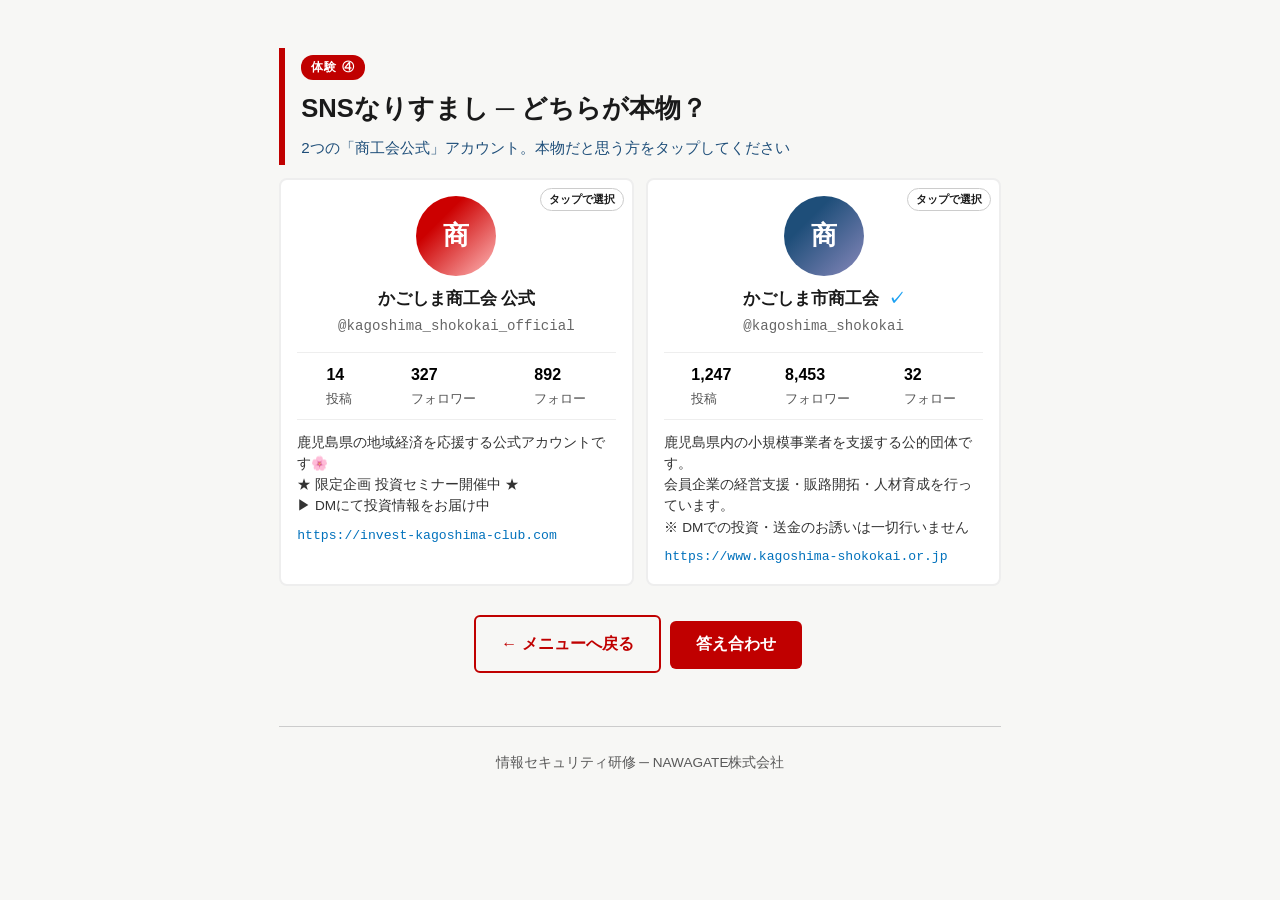
<file: sns-fake.html>
<!DOCTYPE html>
<html lang="ja">
<head>
<meta charset="UTF-8">
<meta name="viewport" content="width=device-width, initial-scale=1.0">
<meta name="robots" content="noindex, nofollow, noarchive, nosnippet">
<title>体験 ④ ─ 研修用</title>
<link rel="stylesheet" href="common.css">
<style>
.sns-grid {
  display: grid;
  grid-template-columns: 1fr 1fr;
  gap: 0.8rem;
}
@media (max-width: 600px) { .sns-grid { grid-template-columns: 1fr; } }
.sns-card {
  background: #fff;
  border: 2px solid #eee;
  border-radius: 8px;
  padding: 1rem;
  cursor: pointer;
  transition: all 0.2s;
  position: relative;
}
.sns-card:hover { border-color: var(--c-red); }
.sns-card.real { border-color: #2e7d32; }
.sns-card.fake { border-color: var(--c-red); }
.sns-avatar {
  width: 80px; height: 80px;
  border-radius: 50%;
  background: linear-gradient(135deg, #c00 30%, #fbb 100%);
  margin: 0 auto 0.6rem;
  display: flex;
  align-items: center;
  justify-content: center;
  color: #fff;
  font-weight: 700;
  font-size: 1.6rem;
}
.sns-username {
  font-weight: 700;
  text-align: center;
  font-size: 1.05rem;
  margin: 0.3rem 0 0.1rem;
}
.sns-handle {
  text-align: center;
  color: #666;
  font-size: 0.88rem;
  font-family: 'Courier New', monospace;
}
.sns-verified {
  color: #1da1f2;
  font-size: 1rem;
  margin-left: 4px;
}
.sns-meta {
  display: flex;
  justify-content: space-around;
  margin: 0.8rem 0;
  font-size: 0.82rem;
  color: #555;
  border-top: 1px solid #eee;
  border-bottom: 1px solid #eee;
  padding: 0.5rem 0;
}
.sns-meta strong { display: block; color: #000; font-size: 1rem; }
.sns-bio {
  font-size: 0.85rem;
  color: #333;
  margin: 0.5rem 0;
  line-height: 1.55;
}
.sns-url {
  color: var(--c-blue);
  font-size: 0.82rem;
  word-break: break-all;
  font-family: 'Courier New', monospace;
}
.judge {
  position: absolute;
  top: 8px; right: 8px;
  background: #fff;
  border: 1px solid #ccc;
  border-radius: 12px;
  padding: 1px 8px;
  font-size: 0.7rem;
  font-weight: 700;
}
.sns-card.real .judge { background: #2e7d32; color: #fff; border-color: #2e7d32; }
.sns-card.fake .judge { background: var(--c-red); color: #fff; border-color: var(--c-red); }
</style>
</head>
<body>
<div class="container">
  <div class="page-header">
    <span class="tag">体験 ④</span>
    <h1 style="margin-top: 0.4rem;">SNSなりすまし ─ どちらが本物？</h1>
    <p class="sub">2つの「商工会公式」アカウント。本物だと思う方をタップしてください</p>
  </div>

  <div class="sns-grid" id="snsGrid">
    <!-- A: 偽 -->
    <div class="sns-card" id="cardA" onclick="judge('A')">
      <div class="sns-avatar">商</div>
      <div class="sns-username">かごしま商工会 公式</div>
      <div class="sns-handle">@kagoshima_shokokai_official</div>
      <div class="sns-meta">
        <div><strong>14</strong>投稿</div>
        <div><strong>327</strong>フォロワー</div>
        <div><strong>892</strong>フォロー</div>
      </div>
      <div class="sns-bio">
        鹿児島県の地域経済を応援する公式アカウントです🌸<br>
        ★ 限定企画 投資セミナー開催中 ★<br>
        ▶ DMにて投資情報をお届け中
      </div>
      <div class="sns-url">https://invest-kagoshima-club.com</div>
      <div class="judge" id="judgeA">タップで選択</div>
    </div>

    <!-- B: 本 -->
    <div class="sns-card" id="cardB" onclick="judge('B')">
      <div class="sns-avatar" style="background: linear-gradient(135deg, #1e4e79 30%, #88b 100%);">商</div>
      <div class="sns-username">
        かごしま市商工会
        <span class="sns-verified">✓</span>
      </div>
      <div class="sns-handle">@kagoshima_shokokai</div>
      <div class="sns-meta">
        <div><strong>1,247</strong>投稿</div>
        <div><strong>8,453</strong>フォロワー</div>
        <div><strong>32</strong>フォロー</div>
      </div>
      <div class="sns-bio">
        鹿児島県内の小規模事業者を支援する公的団体です。<br>
        会員企業の経営支援・販路開拓・人材育成を行っています。<br>
        ※ DMでの投資・送金のお誘いは一切行いません
      </div>
      <div class="sns-url">https://www.kagoshima-shokokai.or.jp</div>
      <div class="judge" id="judgeB">タップで選択</div>
    </div>
  </div>

  <div id="result" style="display:none;">
    <div class="alert" id="resultMsg"></div>

    <div class="card">
      <h3 style="margin-top:0; color: var(--c-red);">▌偽物を見抜く4つのチェックポイント</h3>
      <ol style="line-height: 2;">
        <li><strong>アカウント名・ユーザー名の違い</strong><br>
          公式と微妙に違う（<code>_</code> や <code>-</code> の追加、大文字小文字の置き換え）</li>
        <li><strong>プロフィール文の内容</strong><br>
          「投資」「送金」「DM登録」を匂わす文言は、公的団体には不自然</li>
        <li><strong>投稿の歴史</strong><br>
          遡ると最近作られたばかり（公式の運用歴と矛盾する）</li>
        <li><strong>プロフィールのURL（最重要）</strong><br>
          リンク先が公式Webサイト（<code>.or.jp</code> 等）か確認</li>
      </ol>

      <hr class="divider">

      <h4 style="color: var(--c-red); margin-bottom: 0.4rem;">▌補足：公式認証バッジを取得すれば最も確実</h4>
      <div class="alert" style="border-left-color: var(--c-navy); background: #eef3f9;">
        <p style="margin: 0 0 0.5rem;">
          なりすまし対策として最も確実なのは、各SNSの<strong>公式認証バッジ</strong>（青または金のチェックマーク）の取得です。
        </p>
        <ul style="margin: 0.3rem 0 0.6rem; padding-left: 1.2rem; line-height: 1.8; font-size: 0.92rem;">
          <li><strong>Instagram / Facebook（Meta Verified）</strong><br>
            個人プラン：月額 約1,680円〜／ビジネスプラン：月額 約5,500円〜</li>
          <li><strong>X（旧Twitter）Premium</strong><br>
            月額 約1,960円〜</li>
          <li><strong>LINE公式アカウント認証</strong><br>
            審査制／無料（条件あり）</li>
        </ul>
        <p style="margin: 0; font-size: 0.85rem; color: var(--c-navy);">
          ※ 2026年5月時点 ／ 最新の料金は各公式サイトで要確認<br>
          → 商工会規模なら年間2〜4万円程度。会員からの信頼性向上にもつながる。
        </p>
      </div>

      <hr class="divider">

      <h4 style="color: var(--c-red);">▌商工会が能動的にやるべきこと ── 会員を守る動線</h4>
      <div class="alert" style="border-left-color: #2e7d32; background: #e8f5e9;">
        <strong>公式Webサイトから「公式SNSへの導線」を必ず張る</strong>
        <p style="margin: 0.4rem 0 0; font-size: 0.92rem;">
          商工会の現実：そもそも公式サイトに公式SNSへのリンクが置かれていないケースが多い。
          これでは会員が「どれが本物か」を確かめる術がなく、偽アカウントにフォローしてしまう。
        </p>
        <ul class="checklist" style="margin: 0.7rem 0 0; font-size: 0.92rem;">
          <li>公式サイトのトップ・フッター両方にSNSアイコンを配置</li>
          <li>「公式SNSはこのURLのみ」と明記したページを作る</li>
          <li>名刺・パンフ・チラシ・会報にも公式SNSの正規URL／QRを記載</li>
          <li>月次の会報・ニュースレターで定期リマインド</li>
          <li>会員企業にも「うちの公式はここだけ」と周知を依頼</li>
        </ul>
      </div>

      <h4 style="color: var(--c-red);">▌発見時の対応</h4>
      <ol>
        <li>偽アカウントのURL・スクショを保存（証拠）</li>
        <li><strong>公式アカウントから「偽物注意」を即発信</strong></li>
        <li>プラットフォームへ「なりすまし」通報</li>
        <li>連合会・会員企業へ周知メール</li>
        <li>被害が出ている場合は警察相談</li>
      </ol>
    </div>
  </div>

  <div style="text-align: center; margin: 1.5rem 0;">
    <a href="index.html" class="btn outline">← メニューへ戻る</a>
    <button class="btn" onclick="showResult()">答え合わせ</button>
  </div>

  <div class="footer">情報セキュリティ研修 ─ NAWAGATE株式会社</div>
</div>

<script>
function judge(choice) {
  showResult(choice);
}
function showResult(choice) {
  document.getElementById('cardA').classList.add('fake');
  document.getElementById('cardB').classList.add('real');
  document.getElementById('judgeA').textContent = '偽物';
  document.getElementById('judgeB').textContent = '本物';
  const msg = document.getElementById('resultMsg');
  if (choice === 'B') {
    msg.className = 'alert success';
    msg.innerHTML = '<strong>🎉 正解！</strong> Bが本物です。';
  } else if (choice === 'A') {
    msg.className = 'alert danger';
    msg.innerHTML = '<strong>⚠ 残念、Aは偽物でした。</strong> 5つの違いを下で確認しましょう。';
  } else {
    msg.className = 'alert';
    msg.innerHTML = '<strong>答え：</strong> Aが偽物、Bが本物です。';
  }
  document.getElementById('result').style.display = 'block';
  document.getElementById('result').scrollIntoView({behavior: 'smooth'});
}
</script>
</body>
</html>
</file>
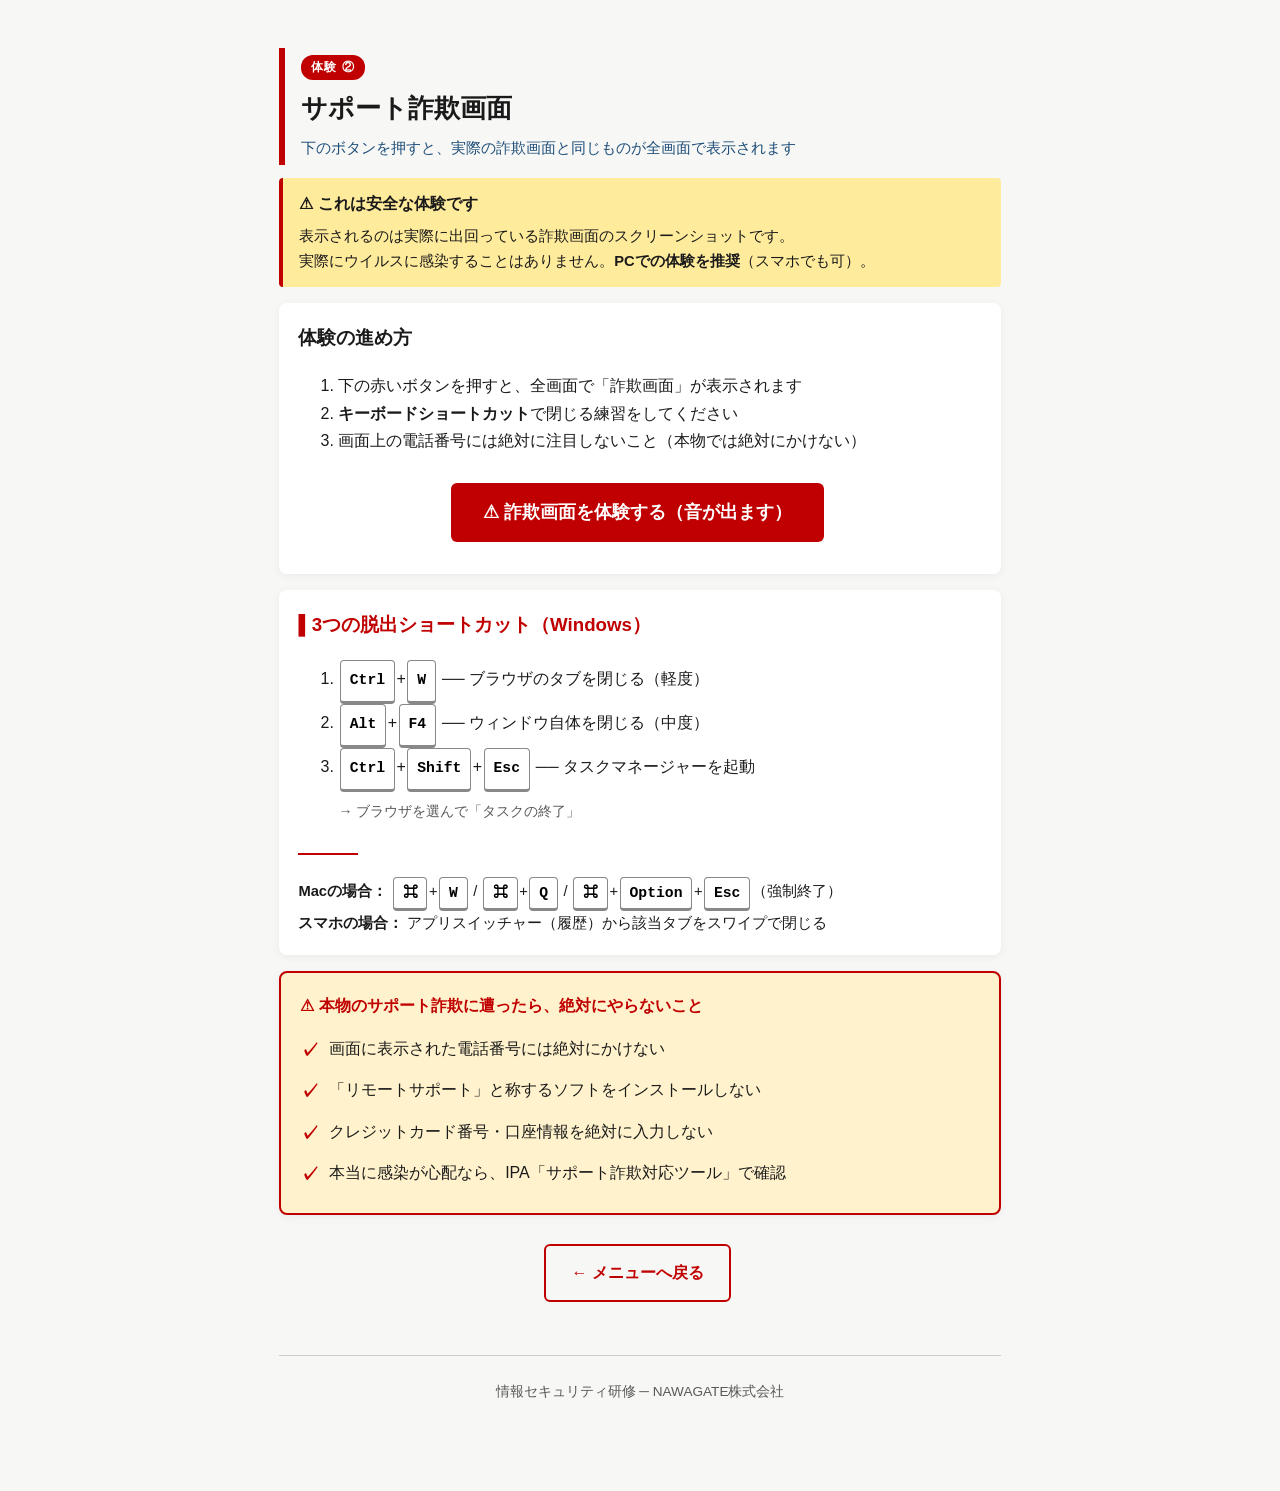
<file: support-scam.html>
<!DOCTYPE html>
<html lang="ja">
<head>
<meta charset="UTF-8">
<meta name="viewport" content="width=device-width, initial-scale=1.0">
<meta name="robots" content="noindex, nofollow, noarchive, nosnippet">
<title>体験 ② ─ 研修用</title>
<link rel="stylesheet" href="common.css">
<style>
#scamOverlay {
  display: none;
  position: fixed;
  top: 0; left: 0;
  width: 100vw; height: 100vh;
  z-index: 9999;
  background: #000;
  color: #fff;
  overflow: auto;
  padding: 0;
  font-family: 'Yu Gothic', 'Meiryo', sans-serif;
}
.practice-banner {
  background: #fff2cc;
  color: #c00;
  padding: 0.5rem 1rem;
  text-align: center;
  font-weight: 700;
  font-size: 0.85rem;
  letter-spacing: 0.5px;
  border-bottom: 2px solid #c00;
}
.scam-image-wrap {
  display: flex;
  justify-content: center;
  align-items: center;
  padding: 1.2rem 1rem;
}
.scam-image {
  max-width: 95%;
  max-height: 65vh;
  width: auto;
  height: auto;
  border: 3px solid #444;
  box-shadow: 0 0 40px rgba(255,0,0,0.4);
  display: block;
}
.fake-close {
  position: absolute;
  top: 2.4rem; right: 1rem;
  width: 30px; height: 30px;
  background: #c00;
  color: #fff;
  text-align: center;
  line-height: 30px;
  cursor: pointer;
  font-weight: 700;
  z-index: 10000;
  border-radius: 4px;
}
.escape-hint {
  background: #fff2cc;
  color: #000;
  border: 3px solid #c00;
  padding: 1.2rem;
  border-radius: 8px;
  margin: 1rem auto 2rem;
  max-width: 640px;
}
.escape-hint h3 {
  margin: 0 0 0.6rem;
  color: #c00;
  font-size: 1.15rem;
}
.keycap {
  display: inline-block;
  background: #fff;
  color: #000;
  border: 1px solid #888;
  border-bottom-width: 3px;
  border-radius: 4px;
  padding: 0.15rem 0.55rem;
  margin: 0 0.1rem;
  font-family: 'Courier New', monospace;
  font-weight: 700;
  font-size: 0.92rem;
}
.escape-btn {
  background: #2e7d32;
  color: #fff;
  padding: 1rem 2rem;
  border: none;
  border-radius: 6px;
  font-size: 1.1rem;
  font-weight: 700;
  cursor: pointer;
  margin: 1rem auto 0;
  display: block;
}
</style>
</head>
<body>
<div class="container">
  <div class="page-header">
    <span class="tag">体験 ②</span>
    <h1 style="margin-top: 0.4rem;">サポート詐欺画面</h1>
    <p class="sub">下のボタンを押すと、実際の詐欺画面と同じものが全画面で表示されます</p>
  </div>

  <div class="alert">
    <strong>⚠ これは安全な体験です</strong>
    <p style="margin: 0.4rem 0 0; font-size: 0.92rem;">
      表示されるのは実際に出回っている詐欺画面のスクリーンショットです。<br>
      実際にウイルスに感染することはありません。<strong>PCでの体験を推奨</strong>（スマホでも可）。
    </p>
  </div>

  <div class="card">
    <h3 style="margin-top:0;">体験の進め方</h3>
    <ol>
      <li>下の赤いボタンを押すと、全画面で「詐欺画面」が表示されます</li>
      <li><strong>キーボードショートカット</strong>で閉じる練習をしてください</li>
      <li>画面上の電話番号には絶対に注目しないこと（本物では絶対にかけない）</li>
    </ol>
    <div style="text-align: center; margin: 1.5rem 0 0.5rem;">
      <button class="btn big" onclick="startScam()">⚠ 詐欺画面を体験する（音が出ます）</button>
    </div>
  </div>

  <div class="card">
    <h3 style="margin-top:0; color: var(--c-red);">▌3つの脱出ショートカット（Windows）</h3>
    <ol style="line-height: 2.4;">
      <li><span class="keycap">Ctrl</span>+<span class="keycap">W</span> ── ブラウザのタブを閉じる（軽度）</li>
      <li><span class="keycap">Alt</span>+<span class="keycap">F4</span> ── ウィンドウ自体を閉じる（中度）</li>
      <li>
        <span class="keycap">Ctrl</span>+<span class="keycap">Shift</span>+<span class="keycap">Esc</span> ── タスクマネージャーを起動<br>
        <span style="font-size: 0.88rem; color: var(--c-gray-d);">→ ブラウザを選んで「タスクの終了」</span>
      </li>
    </ol>
    <hr class="divider">
    <p style="margin: 0; font-size: 0.92rem;">
      <strong>Macの場合：</strong> <span class="keycap">⌘</span>+<span class="keycap">W</span> / <span class="keycap">⌘</span>+<span class="keycap">Q</span> / <span class="keycap">⌘</span>+<span class="keycap">Option</span>+<span class="keycap">Esc</span>（強制終了）<br>
      <strong>スマホの場合：</strong> アプリスイッチャー（履歴）から該当タブをスワイプで閉じる
    </p>
  </div>

  <div class="card" style="background: var(--c-yellow); border: 2px solid var(--c-red);">
    <strong style="color: var(--c-red);">⚠ 本物のサポート詐欺に遭ったら、絶対にやらないこと</strong>
    <ul class="checklist" style="margin: 0.5rem 0 0;">
      <li>画面に表示された電話番号には絶対にかけない</li>
      <li>「リモートサポート」と称するソフトをインストールしない</li>
      <li>クレジットカード番号・口座情報を絶対に入力しない</li>
      <li>本当に感染が心配なら、IPA「サポート詐欺対応ツール」で確認</li>
    </ul>
  </div>

  <div style="text-align: center; margin: 1.5rem 0;">
    <a href="index.html" class="btn outline">← メニューへ戻る</a>
  </div>

  <div class="footer">情報セキュリティ研修 ─ NAWAGATE株式会社</div>
</div>

<!-- 擬似警告オーバーレイ（実際の詐欺画像を表示） -->
<div id="scamOverlay">
  <div class="practice-banner">
    ⚠ これは練習用です ─ 実際にウイルス感染はしていません ／ 電話番号には絶対にかけないでください
  </div>

  <div class="fake-close" onclick="alert('閉じれない…！ ショートカットを試してください');">✕</div>

  <div class="scam-image-wrap">
    <img src="support-scam-real.png" alt="サポート詐欺画面のスクリーンショット（練習用）" class="scam-image">
  </div>

  <div class="escape-hint">
    <h3>🎓 ここから「脱出」してみましょう</h3>
    <p>キーボードで次のいずれかを試してください：</p>
    <p style="margin: 0.5rem 0;">
      ・<span class="keycap">Ctrl</span>+<span class="keycap">W</span> ── タブを閉じる<br>
      ・<span class="keycap">Alt</span>+<span class="keycap">F4</span> ── ウィンドウを閉じる<br>
      ・<span class="keycap">Ctrl</span>+<span class="keycap">Shift</span>+<span class="keycap">Esc</span> ── タスクマネージャー
    </p>
    <p style="font-size: 0.92rem; color: #555; margin: 0.5rem 0 0;">
      ※ この練習画面はキーボードで <span class="keycap">Esc</span> を押すか、下の緑ボタンで終了します。<br>
      本物のサポート詐欺はEscが効かないので、上の3つを使ってください。
    </p>
    <button class="escape-btn" onclick="closeScam()">✓ 脱出（練習終了）</button>
  </div>
</div>

<script>
let audioCtx = null;
let beepActive = false;

function startScam() {
  const o = document.getElementById('scamOverlay');
  o.style.display = 'block';
  document.body.style.overflow = 'hidden';
  // 警告音をループ再生（オーバーレイ表示中はずっと鳴る）
  try {
    if (!audioCtx) {
      audioCtx = new (window.AudioContext || window.webkitAudioContext)();
    }
    if (audioCtx.state === 'suspended') audioCtx.resume();
    beepActive = true;
    const beep = () => {
      if (!beepActive || o.style.display !== 'block') return;
      const osc = audioCtx.createOscillator();
      const gain = audioCtx.createGain();
      // 緊迫感を出すため高低2音を交互
      const isHigh = (Date.now() / 400) % 2 < 1;
      osc.frequency.value = isHigh ? 1200 : 800;
      osc.type = 'square';
      gain.gain.value = 0.06;
      osc.connect(gain).connect(audioCtx.destination);
      osc.start();
      osc.stop(audioCtx.currentTime + 0.18);
      setTimeout(beep, 350);
    };
    beep();
  } catch(e) {}
  document.addEventListener('keydown', escListener);
}
function escListener(e) {
  if (e.key === 'Escape') closeScam();
}
function closeScam() {
  document.getElementById('scamOverlay').style.display = 'none';
  document.body.style.overflow = '';
  beepActive = false;
  document.removeEventListener('keydown', escListener);
}
</script>
</body>
</html>
</file>
<file: common.css>
/* 共通スタイル ─ 研修用擬似体験 */
:root {
  --c-black: #1a1a1a;
  --c-white: #ffffff;
  --c-red: #c00000;
  --c-red-l: #ff0000;
  --c-navy: #1e4e79;
  --c-blue: #0071bc;
  --c-gray-d: #595959;
  --c-gray-m: #666666;
  --c-gray-l: #cccccc;
  --c-bg-soft: #f7f7f5;
  --c-yellow: #fff2cc;
  --c-warn: #ffeb9c;
  --c-success: #d4edda;
  --c-danger: #f8d7da;
}

* {
  box-sizing: border-box;
}

body {
  font-family: 'Hiragino Sans', 'Noto Sans JP', 'Yu Gothic', 'Meiryo', sans-serif;
  margin: 0;
  padding: 0;
  background: var(--c-bg-soft);
  color: var(--c-black);
  line-height: 1.7;
  -webkit-font-smoothing: antialiased;
}

.container {
  max-width: 760px;
  margin: 0 auto;
  padding: 1.5rem 1.2rem 4rem;
}

.page-header {
  border-left: 6px solid var(--c-red);
  padding: 0.25rem 0 0.25rem 1rem;
  margin: 1.5rem 0 0.8rem;
}
.page-header h1 {
  font-size: 1.6rem;
  margin: 0 0 0.3rem;
  font-weight: 800;
}
.page-header .sub {
  color: var(--c-navy);
  font-size: 0.95rem;
  margin: 0;
}

.card {
  background: var(--c-white);
  border-radius: 8px;
  box-shadow: 0 2px 10px rgba(0,0,0,0.05);
  padding: 1.2rem;
  margin: 1rem 0;
}

.btn {
  display: inline-block;
  background: var(--c-red);
  color: var(--c-white);
  border: none;
  padding: 0.85rem 1.6rem;
  border-radius: 6px;
  font-size: 1rem;
  font-weight: 700;
  cursor: pointer;
  text-decoration: none;
  margin: 0.3rem 0.3rem 0.3rem 0;
  transition: opacity 0.2s;
}
.btn:hover { opacity: 0.85; }
.btn.secondary { background: var(--c-gray-d); }
.btn.outline {
  background: transparent;
  color: var(--c-red);
  border: 2px solid var(--c-red);
}
.btn.big { font-size: 1.1rem; padding: 1.1rem 2.0rem; }
.btn.block { display: block; width: 100%; text-align: center; }

.alert {
  border-left: 4px solid var(--c-red);
  background: var(--c-warn);
  padding: 0.8rem 1rem;
  margin: 0.8rem 0;
  border-radius: 4px;
}
.alert.success {
  border-left-color: #2e7d32;
  background: var(--c-success);
}
.alert.danger {
  border-left-color: var(--c-red);
  background: var(--c-danger);
}

.tag {
  display: inline-block;
  background: var(--c-red);
  color: var(--c-white);
  padding: 2px 10px;
  border-radius: 12px;
  font-size: 0.78rem;
  font-weight: 700;
  letter-spacing: 1px;
}
.tag.gray { background: var(--c-gray-d); }
.tag.navy { background: var(--c-navy); }

.divider {
  border: 0;
  border-top: 2px solid var(--c-red);
  margin: 1.4rem 0;
  width: 60px;
}

.footer {
  text-align: center;
  color: var(--c-gray-d);
  font-size: 0.85rem;
  margin: 3rem 0 1.5rem;
  padding-top: 1.5rem;
  border-top: 1px solid var(--c-gray-l);
}

/* 答え合わせ用ハイライト */
.danger-spot {
  background: var(--c-warn);
  cursor: pointer;
  transition: background 0.2s;
  border-radius: 3px;
  padding: 1px 3px;
}
.danger-spot.revealed {
  background: var(--c-danger);
  color: var(--c-red);
  font-weight: 700;
}

.checklist {
  list-style: none;
  padding-left: 0;
}
.checklist li {
  padding: 0.45rem 0 0.45rem 1.8rem;
  position: relative;
}
.checklist li::before {
  content: '✓';
  position: absolute;
  left: 0;
  color: var(--c-red);
  font-weight: 700;
  font-size: 1.2rem;
}

@media (max-width: 600px) {
  .page-header h1 { font-size: 1.35rem; }
  .container { padding: 1rem 0.9rem 3rem; }
}
</file>
